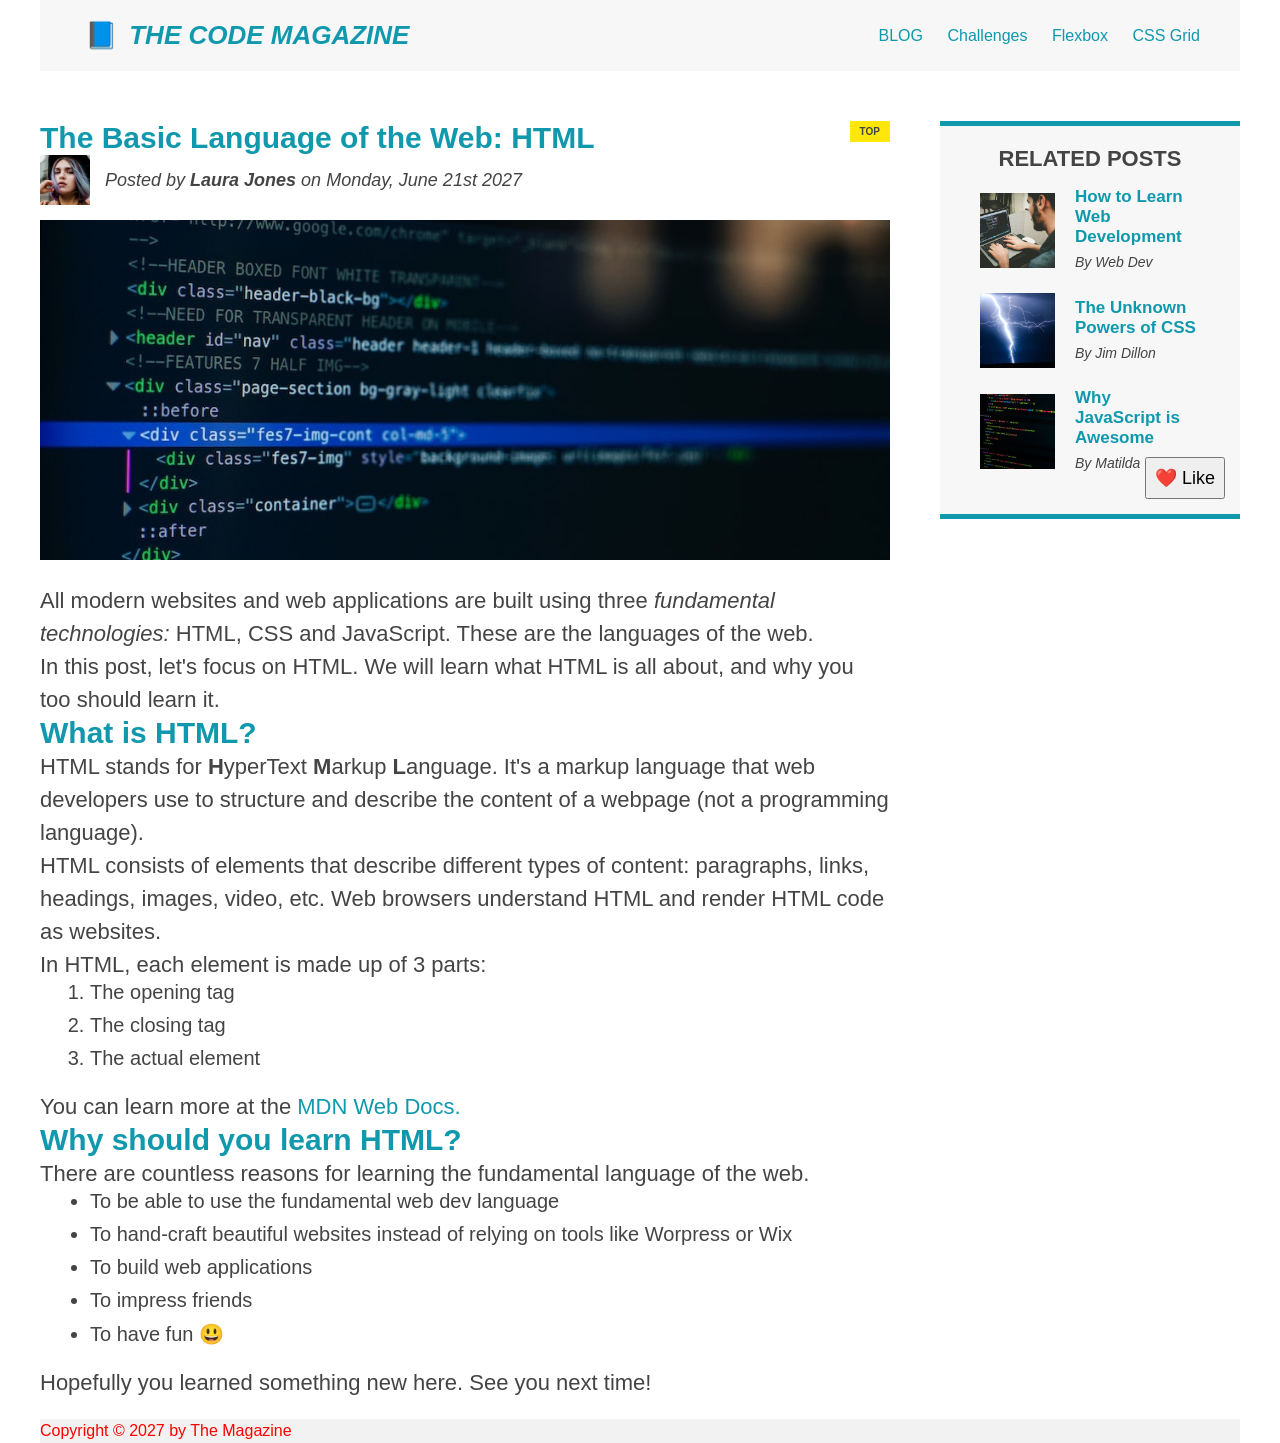
<file: 02-HTML-Fundamentals/index.html>
<!doctype html>
<html lang="en">
  <head>
    <meta charset="UTF-8" />
    <meta name="viewport" content="width=device-width, initial-scale=1.0" />
    <link href="style.css" rel="stylesheet" />
    <title>Document</title>
  </head>

  <body>
    <div class="container">
      <header class="main-header clearfix">
        <h1>📘 The Code Magazine</h1>

        <nav>
          <a class="grid-link" href="blog.html">BLOG</a>
          <a href="#">Challenges</a>
          <a href="flexbox.html">Flexbox</a>
          <a class="grid-link" href="css-grid.html">CSS Grid</a>
        </nav>
        <!-- <div class="clear"></div> -->
      </header>

      <!-- ONLY NECESSARY FOR FLEXBOX -->
      <!-- <div class="row"> -->
        <article>
          <header class="post-header">
            <h3>The Basic Language of the Web: HTML</h3>

            <div class="author-box">
              <img
                src="img/laura-jones.jpg"
                alt="Head shot of the author"
                width="50px"
                height="50px"
                class="author-img"
              />
              <p id="author" class="author">
                Posted by <strong>Laura Jones</strong> on Monday, June 21st 2027
              </p>
            </div>

            <img
              src="img/post-img.jpg"
              alt="HTML Code on the screen"
              width="500"
              class="post-image"
            />
          </header>
          <p>
            All modern websites and web applications are built using three
            <em>fundamental technologies:</em> HTML, CSS and JavaScript. These
            are the languages of the web.
          </p>
          <p>
            In this post, let's focus on HTML. We will learn what HTML is all
            about, and why you too should learn it.
          </p>
          <h3>What is HTML?</h3>
          <p>
            HTML stands for <strong>H</strong>yperText <strong>M</strong>arkup
            <strong>L</strong>anguage. It's a markup language that web
            developers use to structure and describe the content of a webpage
            (not a programming language).
          </p>
          <p>
            HTML consists of elements that describe different types of content:
            paragraphs, links, headings, images, video, etc. Web browsers
            understand HTML and render HTML code as websites.
          </p>

          <p>In HTML, each element is made up of 3 parts:</p>
          <ol>
            <li class="first-li">The opening tag</li>
            <li>The closing tag</li>
            <li>The actual element</li>
          </ol>

          <p>
            You can learn more at the
            <a href="https://developer.mozilla.org/en-US/" target="_blank">
              MDN Web Docs.</a
            >
          </p>
          <h3>Why should you learn HTML?</h3>
          <p>
            There are countless reasons for learning the fundamental language of
            the web.
          </p>
          <ul>
            <li class="first-li">
              To be able to use the fundamental web dev language
            </li>
            <li>
              To hand-craft beautiful websites instead of relying on tools like
              Worpress or Wix
            </li>
            <li>To build web applications</li>
            <li>To impress friends</li>
            <li>To have fun 😃</li>
          </ul>
          <p>Hopefully you learned something new here. See you next time!</p>
        </article>

        <aside>
          <h4>Related posts</h4>
          <ul class="remove-bullet">
            <li class="related-post">
              <img
                src="img/related-1.jpg"
                height="75px"
                alt="Learning Web Development"
              />
              <div>
                <a href="#" class="related-link" target="_blank"
                  >How to Learn Web Development</a
                >
                <p class="related-author">By Web Dev</p>
              </div>
            </li>
            <li class="related-post">
              <img
                src="img/related-2.jpg"
                alt="Power of Css"
                height="75px"
                target="_blank"
              />
              <div>
                <a href="#" class="related-link">The Unknown Powers of CSS </a>
                <p class="related-author">By Jim Dillon</p>
              </div>
            </li>
            <li class="related-post">
              <img
                src="img/related-3.jpg"
                alt="Why Java is awesome"
                height="75"
              />
              <div>
                <a href="#" class="related-link">Why JavaScript is Awesome</a>
                <p class="related-author">By Matilda</p>
              </div>
            </li>
          </ul>
          <button>❤️ Like</button>
        </aside>
      <!-- </div> -->

      <footer>
        <p id="copyright" class="copyright text">Copyright &#169 2027 by The Magazine</p>
      </footer>
    </div>
  </body>
</html>
</file>
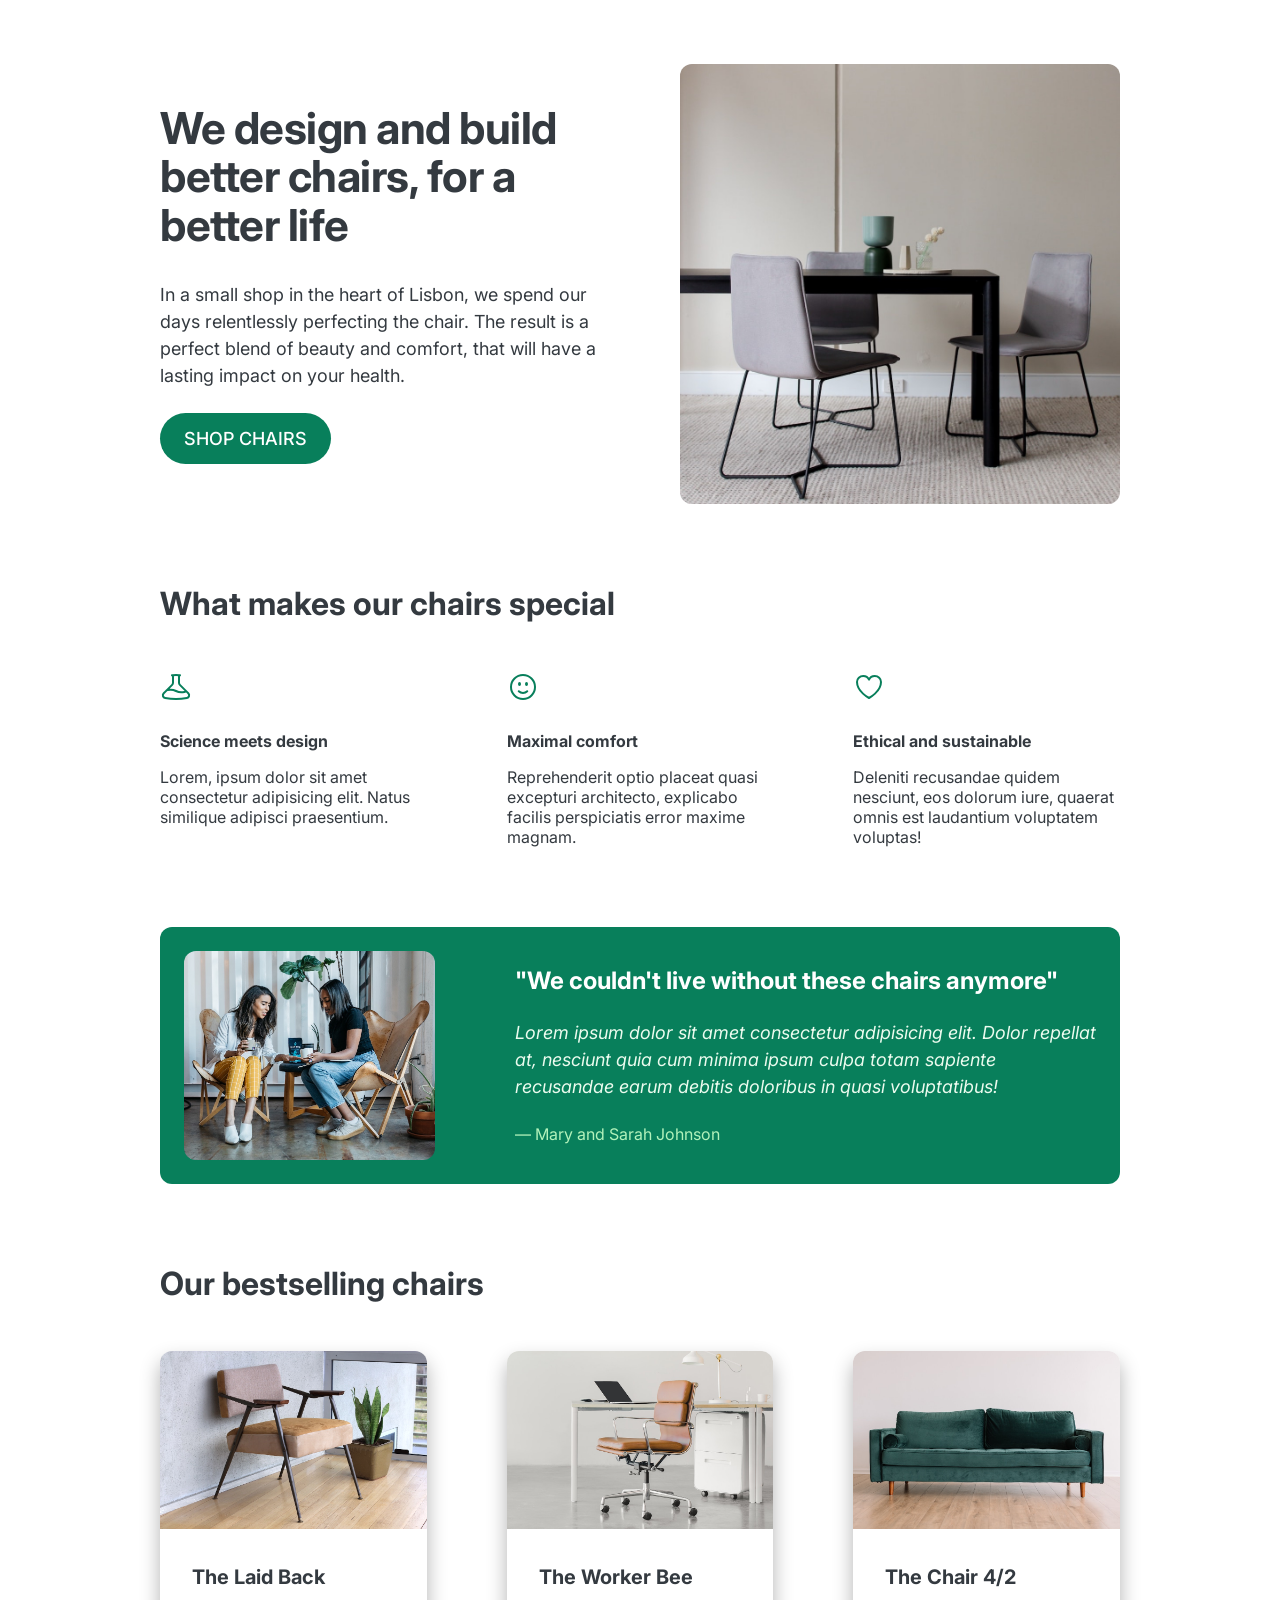
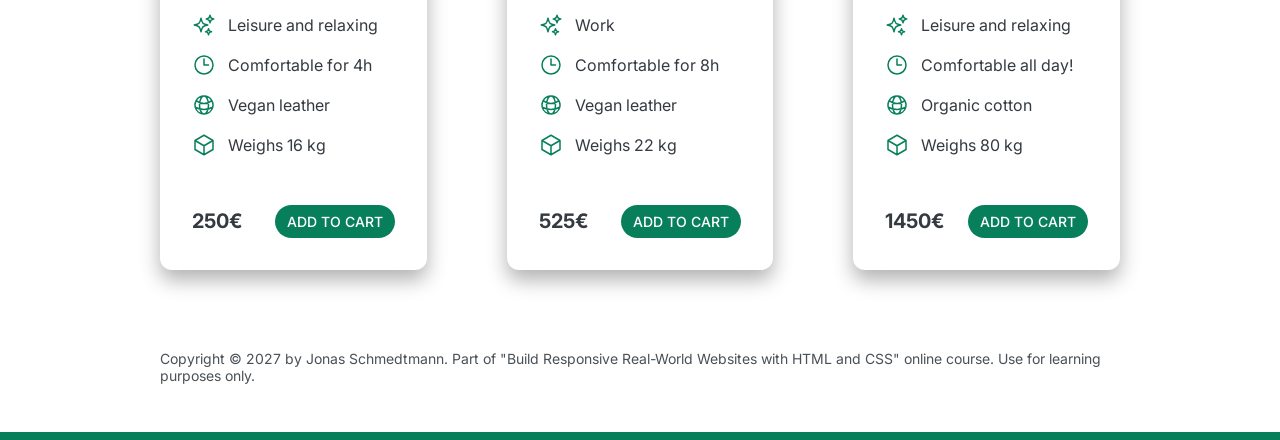
<file: 05-Design/index.html>
<!doctype html>
<html lang="en">
  <head>
    <meta charset="UTF-8" />
    <meta http-equiv="X-UA-Compatible" content="IE=edge" />
    <meta name="viewport" content="width=device-width, initial-scale=1.0" />

    <link rel="preconnect" href="https://fonts.googleapis.com" />
    <link rel="preconnect" href="https://fonts.gstatic.com" crossorigin />
    <link
      href="https://fonts.googleapis.com/css2?family=Inter:ital,opsz,wght@0,14..32,100..900;1,14..32,100..900&display=swap"
      rel="stylesheet"
    />

    <link rel="stylesheet" href="style.css" />
    <title>Lisbon Chair Shop</title>
  </head>
  <body>
    <div class="container">
      <header>
        <div class="header-text-box">
          <h1>We design and build better chairs, for a better life</h1>
          <p class="header-text">
            In a small shop in the heart of Lisbon, we spend our days
            relentlessly perfecting the chair. The result is a perfect blend of
            beauty and comfort, that will have a lasting impact on your health.
          </p>
          <a class="btn btn--big" href="#">Shop chairs</a>
        </div>
        <img src="hero.jpg" alt="Photo" />
      </header>

      <section>
        <h2>What makes our chairs special</h2>
        <div class="grid-3-cols">
          <div>
            <svg
              xmlns="http://www.w3.org/2000/svg"
              fill="none"
              viewBox="0 0 24 24"
              stroke-width="1.5"
              stroke="currentColor"
              class="features-icon"
            >
              <path
                stroke-linecap="round"
                stroke-linejoin="round"
                d="M9.75 3.104v5.714a2.25 2.25 0 0 1-.659 1.591L5 14.5M9.75 3.104c-.251.023-.501.05-.75.082m.75-.082a24.301 24.301 0 0 1 4.5 0m0 0v5.714c0 .597.237 1.17.659 1.591L19.8 15.3M14.25 3.104c.251.023.501.05.75.082M19.8 15.3l-1.57.393A9.065 9.065 0 0 1 12 15a9.065 9.065 0 0 0-6.23-.693L5 14.5m14.8.8 1.402 1.402c1.232 1.232.65 3.318-1.067 3.611A48.309 48.309 0 0 1 12 21c-2.773 0-5.491-.235-8.135-.687-1.718-.293-2.3-2.379-1.067-3.61L5 14.5"
              />
            </svg>

            <p class="features-title"><strong>Science meets design</strong></p>
            <p class="features-text">
              Lorem, ipsum dolor sit amet consectetur adipisicing elit. Natus
              similique adipisci praesentium.
            </p>
          </div>

          <div>
            <svg
              xmlns="http://www.w3.org/2000/svg"
              fill="none"
              viewBox="0 0 24 24"
              stroke-width="1.5"
              stroke="currentColor"
              class="features-icon"
            >
              <path
                stroke-linecap="round"
                stroke-linejoin="round"
                d="M15.182 15.182a4.5 4.5 0 0 1-6.364 0M21 12a9 9 0 1 1-18 0 9 9 0 0 1 18 0ZM9.75 9.75c0 .414-.168.75-.375.75S9 10.164 9 9.75 9.168 9 9.375 9s.375.336.375.75Zm-.375 0h.008v.015h-.008V9.75Zm5.625 0c0 .414-.168.75-.375.75s-.375-.336-.375-.75.168-.75.375-.75.375.336.375.75Zm-.375 0h.008v.015h-.008V9.75Z"
              />
            </svg>

            <p class="features-title">
              <strong>Maximal comfort</strong>
            </p>
            <p class="features-text">
              Reprehenderit optio placeat quasi excepturi architecto, explicabo
              facilis perspiciatis error maxime magnam.
            </p>
          </div>

          <div>
            <svg
              xmlns="http://www.w3.org/2000/svg"
              fill="none"
              viewBox="0 0 24 24"
              stroke-width="1.5"
              stroke="currentColor"
              class="features-icon"
            >
              <path
                stroke-linecap="round"
                stroke-linejoin="round"
                d="M21 8.25c0-2.485-2.099-4.5-4.688-4.5-1.935 0-3.597 1.126-4.312 2.733-.715-1.607-2.377-2.733-4.313-2.733C5.1 3.75 3 5.765 3 8.25c0 7.22 9 12 9 12s9-4.78 9-12Z"
              />
            </svg>

            <p class="features-title">
              <strong>Ethical and sustainable</strong>
            </p>
            <p class="features-text">
              Deleniti recusandae quidem nesciunt, eos dolorum iure, quaerat
              omnis est laudantium voluptatem voluptas!
            </p>
          </div>
        </div>
      </section>

      <section class="testimonial-section">
        <div class="grid-3-cols">
          <img src="customers.jpg" alt="People sitting on chairs" />
          <div class="testimonial-box">
            <h2>"We couldn't live without these chairs anymore"</h2>
            <blockquote class="testimonial-text">
              Lorem ipsum dolor sit amet consectetur adipisicing elit. Dolor
              repellat at, nesciunt quia cum minima ipsum culpa totam sapiente
              recusandae earum debitis doloribus in quasi voluptatibus!
            </blockquote>
            <p class="testimonial-author">&mdash; Mary and Sarah Johnson</p>
          </div>
        </div>
      </section>

      <section>
        <h2>Our bestselling chairs</h2>
        <div class="grid-3-cols">
          <figure class="chair">
            <img src="chair-1.jpg" alt="Chair" />
            <div class="chair-box">
              <h3>The Laid Back</h3>
              <ul class="chair-details">
                <li>
                  <!-- Span is a generic INLINE text element, it doesn't have any meaning. It's like a div element, but inline -->
                  <svg
                    xmlns="http://www.w3.org/2000/svg"
                    fill="none"
                    viewBox="0 0 24 24"
                    stroke-width="1.5"
                    stroke="currentColor"
                    class="chair-icon"
                  >
                    <path
                      stroke-linecap="round"
                      stroke-linejoin="round"
                      d="M9.813 15.904 9 18.75l-.813-2.846a4.5 4.5 0 0 0-3.09-3.09L2.25 12l2.846-.813a4.5 4.5 0 0 0 3.09-3.09L9 5.25l.813 2.846a4.5 4.5 0 0 0 3.09 3.09L15.75 12l-2.846.813a4.5 4.5 0 0 0-3.09 3.09ZM18.259 8.715 18 9.75l-.259-1.035a3.375 3.375 0 0 0-2.455-2.456L14.25 6l1.036-.259a3.375 3.375 0 0 0 2.455-2.456L18 2.25l.259 1.035a3.375 3.375 0 0 0 2.456 2.456L21.75 6l-1.035.259a3.375 3.375 0 0 0-2.456 2.456ZM16.894 20.567 16.5 21.75l-.394-1.183a2.25 2.25 0 0 0-1.423-1.423L13.5 18.75l1.183-.394a2.25 2.25 0 0 0 1.423-1.423l.394-1.183.394 1.183a2.25 2.25 0 0 0 1.423 1.423l1.183.394-1.183.394a2.25 2.25 0 0 0-1.423 1.423Z"
                    />
                  </svg>

                  <span>Leisure and relaxing</span>
                </li>
                <li>
                  <svg
                    xmlns="http://www.w3.org/2000/svg"
                    fill="none"
                    viewBox="0 0 24 24"
                    stroke-width="1.5"
                    stroke="currentColor"
                    class="chair-icon"
                  >
                    <path
                      stroke-linecap="round"
                      stroke-linejoin="round"
                      d="M12 6v6h4.5m4.5 0a9 9 0 1 1-18 0 9 9 0 0 1 18 0Z"
                    />
                  </svg>

                  <span>Comfortable for 4h</span>
                </li>
                <li>
                  <svg
                    xmlns="http://www.w3.org/2000/svg"
                    fill="none"
                    viewBox="0 0 24 24"
                    stroke-width="1.5"
                    stroke="currentColor"
                    class="chair-icon"
                  >
                    <path
                      stroke-linecap="round"
                      stroke-linejoin="round"
                      d="M12 21a9.004 9.004 0 0 0 8.716-6.747M12 21a9.004 9.004 0 0 1-8.716-6.747M12 21c2.485 0 4.5-4.03 4.5-9S14.485 3 12 3m0 18c-2.485 0-4.5-4.03-4.5-9S9.515 3 12 3m0 0a8.997 8.997 0 0 1 7.843 4.582M12 3a8.997 8.997 0 0 0-7.843 4.582m15.686 0A11.953 11.953 0 0 1 12 10.5c-2.998 0-5.74-1.1-7.843-2.918m15.686 0A8.959 8.959 0 0 1 21 12c0 .778-.099 1.533-.284 2.253m0 0A17.919 17.919 0 0 1 12 16.5c-3.162 0-6.133-.815-8.716-2.247m0 0A9.015 9.015 0 0 1 3 12c0-1.605.42-3.113 1.157-4.418"
                    />
                  </svg>

                  <span>Vegan leather</span>
                </li>
                <li>
                  <svg
                    xmlns="http://www.w3.org/2000/svg"
                    fill="none"
                    viewBox="0 0 24 24"
                    stroke-width="1.5"
                    stroke="currentColor"
                    class="chair-icon"
                  >
                    <path
                      stroke-linecap="round"
                      stroke-linejoin="round"
                      d="m21 7.5-9-5.25L3 7.5m18 0-9 5.25m9-5.25v9l-9 5.25M3 7.5l9 5.25M3 7.5v9l9 5.25m0-9v9"
                    />
                  </svg>

                  <span>Weighs 16 kg</span>
                </li>
              </ul>
              <div class="chair-price">
                <strong>250€</strong>
                <a href="#" class="btn btn--small">Add to cart</a>
              </div>
            </div>
          </figure>

          <figure class="chair">
            <img src="chair-2.jpg" alt="Chair" />
            <div class="chair-box">
              <h3>The Worker Bee</h3>
              <ul class="chair-details">
                <li>
                  <svg
                    xmlns="http://www.w3.org/2000/svg"
                    fill="none"
                    viewBox="0 0 24 24"
                    stroke-width="1.5"
                    stroke="currentColor"
                    class="chair-icon"
                  >
                    <path
                      stroke-linecap="round"
                      stroke-linejoin="round"
                      d="M9.813 15.904 9 18.75l-.813-2.846a4.5 4.5 0 0 0-3.09-3.09L2.25 12l2.846-.813a4.5 4.5 0 0 0 3.09-3.09L9 5.25l.813 2.846a4.5 4.5 0 0 0 3.09 3.09L15.75 12l-2.846.813a4.5 4.5 0 0 0-3.09 3.09ZM18.259 8.715 18 9.75l-.259-1.035a3.375 3.375 0 0 0-2.455-2.456L14.25 6l1.036-.259a3.375 3.375 0 0 0 2.455-2.456L18 2.25l.259 1.035a3.375 3.375 0 0 0 2.456 2.456L21.75 6l-1.035.259a3.375 3.375 0 0 0-2.456 2.456ZM16.894 20.567 16.5 21.75l-.394-1.183a2.25 2.25 0 0 0-1.423-1.423L13.5 18.75l1.183-.394a2.25 2.25 0 0 0 1.423-1.423l.394-1.183.394 1.183a2.25 2.25 0 0 0 1.423 1.423l1.183.394-1.183.394a2.25 2.25 0 0 0-1.423 1.423Z"
                    />
                  </svg>
                  <span>Work</span>
                </li>
                <li>
                  <svg
                    xmlns="http://www.w3.org/2000/svg"
                    fill="none"
                    viewBox="0 0 24 24"
                    stroke-width="1.5"
                    stroke="currentColor"
                    class="chair-icon"
                  >
                    <path
                      stroke-linecap="round"
                      stroke-linejoin="round"
                      d="M12 6v6h4.5m4.5 0a9 9 0 1 1-18 0 9 9 0 0 1 18 0Z"
                    />
                  </svg>
                  <span>Comfortable for 8h</span>
                </li>
                <li>
                  <svg
                    xmlns="http://www.w3.org/2000/svg"
                    fill="none"
                    viewBox="0 0 24 24"
                    stroke-width="1.5"
                    stroke="currentColor"
                    class="chair-icon"
                  >
                    <path
                      stroke-linecap="round"
                      stroke-linejoin="round"
                      d="M12 21a9.004 9.004 0 0 0 8.716-6.747M12 21a9.004 9.004 0 0 1-8.716-6.747M12 21c2.485 0 4.5-4.03 4.5-9S14.485 3 12 3m0 18c-2.485 0-4.5-4.03-4.5-9S9.515 3 12 3m0 0a8.997 8.997 0 0 1 7.843 4.582M12 3a8.997 8.997 0 0 0-7.843 4.582m15.686 0A11.953 11.953 0 0 1 12 10.5c-2.998 0-5.74-1.1-7.843-2.918m15.686 0A8.959 8.959 0 0 1 21 12c0 .778-.099 1.533-.284 2.253m0 0A17.919 17.919 0 0 1 12 16.5c-3.162 0-6.133-.815-8.716-2.247m0 0A9.015 9.015 0 0 1 3 12c0-1.605.42-3.113 1.157-4.418"
                    />
                  </svg>
                  <span>Vegan leather</span>
                </li>
                <li>
                  <svg
                    xmlns="http://www.w3.org/2000/svg"
                    fill="none"
                    viewBox="0 0 24 24"
                    stroke-width="1.5"
                    stroke="currentColor"
                    class="chair-icon"
                  >
                    <path
                      stroke-linecap="round"
                      stroke-linejoin="round"
                      d="m21 7.5-9-5.25L3 7.5m18 0-9 5.25m9-5.25v9l-9 5.25M3 7.5l9 5.25M3 7.5v9l9 5.25m0-9v9"
                    />
                  </svg>
                  <span>Weighs 22 kg</span>
                </li>
              </ul>
              <div class="chair-price">
                <strong>525€</strong>
                <a href="#" class="btn btn--small">Add to cart</a>
              </div>
            </div>
          </figure>

          <figure class="chair">
            <img src="chair-3.jpg" alt="Chair" />
            <div class="chair-box">
              <h3>The Chair 4/2</h3>
              <ul class="chair-details">
                <li>
                  <svg
                    xmlns="http://www.w3.org/2000/svg"
                    fill="none"
                    viewBox="0 0 24 24"
                    stroke-width="1.5"
                    stroke="currentColor"
                    class="chair-icon"
                  >
                    <path
                      stroke-linecap="round"
                      stroke-linejoin="round"
                      d="M9.813 15.904 9 18.75l-.813-2.846a4.5 4.5 0 0 0-3.09-3.09L2.25 12l2.846-.813a4.5 4.5 0 0 0 3.09-3.09L9 5.25l.813 2.846a4.5 4.5 0 0 0 3.09 3.09L15.75 12l-2.846.813a4.5 4.5 0 0 0-3.09 3.09ZM18.259 8.715 18 9.75l-.259-1.035a3.375 3.375 0 0 0-2.455-2.456L14.25 6l1.036-.259a3.375 3.375 0 0 0 2.455-2.456L18 2.25l.259 1.035a3.375 3.375 0 0 0 2.456 2.456L21.75 6l-1.035.259a3.375 3.375 0 0 0-2.456 2.456ZM16.894 20.567 16.5 21.75l-.394-1.183a2.25 2.25 0 0 0-1.423-1.423L13.5 18.75l1.183-.394a2.25 2.25 0 0 0 1.423-1.423l.394-1.183.394 1.183a2.25 2.25 0 0 0 1.423 1.423l1.183.394-1.183.394a2.25 2.25 0 0 0-1.423 1.423Z"
                    />
                  </svg>
                  <span>Leisure and relaxing</span>
                </li>
                <li>
                  <svg
                    xmlns="http://www.w3.org/2000/svg"
                    fill="none"
                    viewBox="0 0 24 24"
                    stroke-width="1.5"
                    stroke="currentColor"
                    class="chair-icon"
                  >
                    <path
                      stroke-linecap="round"
                      stroke-linejoin="round"
                      d="M12 6v6h4.5m4.5 0a9 9 0 1 1-18 0 9 9 0 0 1 18 0Z"
                    />
                  </svg>
                  <span>Comfortable all day!</span>
                </li>
                <li>
                  <svg
                    xmlns="http://www.w3.org/2000/svg"
                    fill="none"
                    viewBox="0 0 24 24"
                    stroke-width="1.5"
                    stroke="currentColor"
                    class="chair-icon"
                  >
                    <path
                      stroke-linecap="round"
                      stroke-linejoin="round"
                      d="M12 21a9.004 9.004 0 0 0 8.716-6.747M12 21a9.004 9.004 0 0 1-8.716-6.747M12 21c2.485 0 4.5-4.03 4.5-9S14.485 3 12 3m0 18c-2.485 0-4.5-4.03-4.5-9S9.515 3 12 3m0 0a8.997 8.997 0 0 1 7.843 4.582M12 3a8.997 8.997 0 0 0-7.843 4.582m15.686 0A11.953 11.953 0 0 1 12 10.5c-2.998 0-5.74-1.1-7.843-2.918m15.686 0A8.959 8.959 0 0 1 21 12c0 .778-.099 1.533-.284 2.253m0 0A17.919 17.919 0 0 1 12 16.5c-3.162 0-6.133-.815-8.716-2.247m0 0A9.015 9.015 0 0 1 3 12c0-1.605.42-3.113 1.157-4.418"
                    />
                  </svg>
                  <span>Organic cotton</span>
                </li>
                <li>
                  <svg
                    xmlns="http://www.w3.org/2000/svg"
                    fill="none"
                    viewBox="0 0 24 24"
                    stroke-width="1.5"
                    stroke="currentColor"
                    class="chair-icon"
                  >
                    <path
                      stroke-linecap="round"
                      stroke-linejoin="round"
                      d="m21 7.5-9-5.25L3 7.5m18 0-9 5.25m9-5.25v9l-9 5.25M3 7.5l9 5.25M3 7.5v9l9 5.25m0-9v9"
                    />
                  </svg>
                  <span>Weighs 80 kg</span>
                </li>
              </ul>
              <div class="chair-price">
                <strong>1450€</strong>
                <a href="#" class="btn btn--small">Add to cart</a>
              </div>
            </div>
          </figure>
        </div>
      </section>

      <footer>
        Copyright &copy; 2027 by Jonas Schmedtmann. Part of "Build Responsive
        Real-World Websites with HTML and CSS" online course. Use for learning
        purposes only.
      </footer>
    </div>
  </body>
</html>
</file>
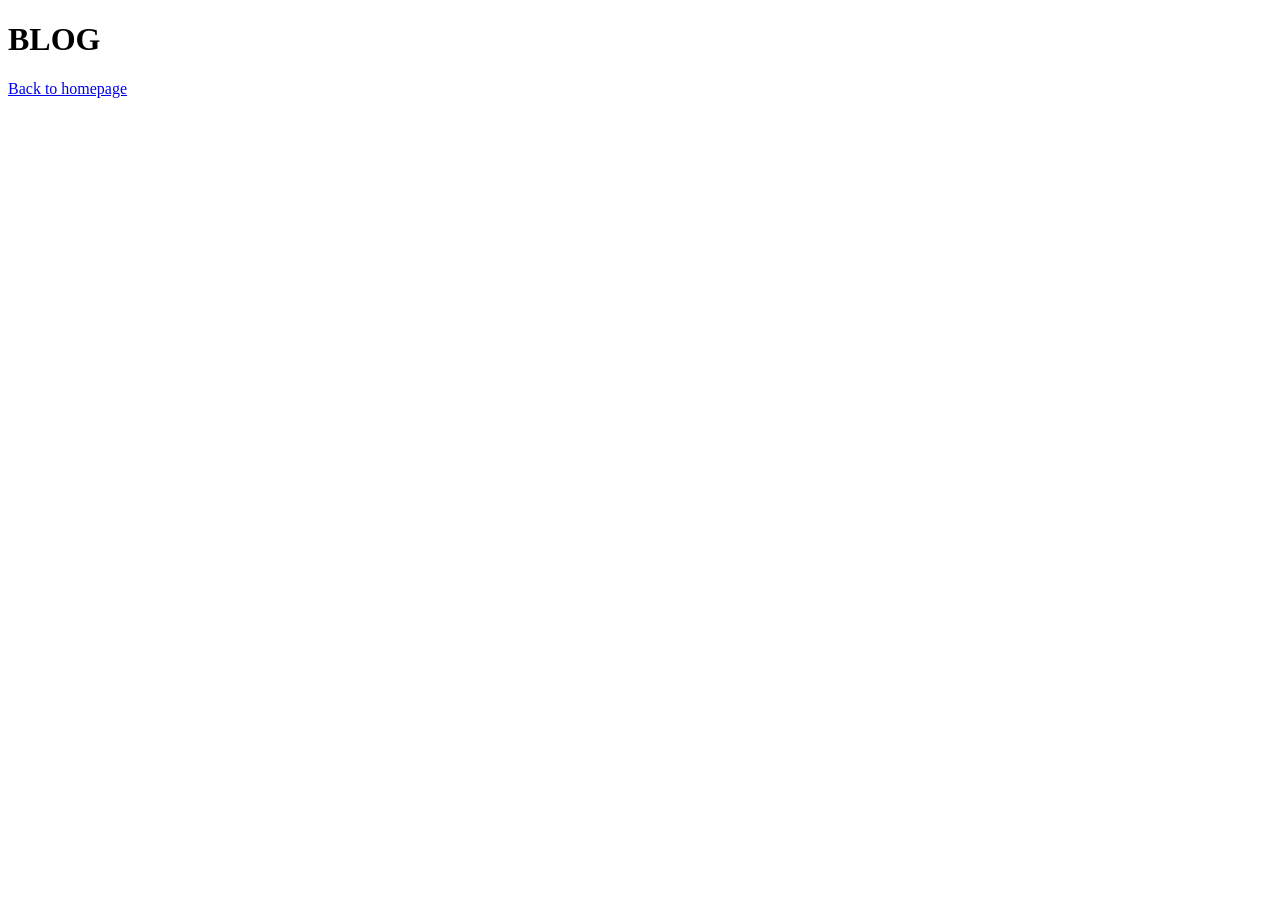
<file: 02-HTML-Fundamentals/blog.html>
<!doctype html>
<html lang="en">
  <head>
    <meta charset="UTF-8" />
    <meta name="viewport" content="width=device-width, initial-scale=1.0" />
    <title>Document</title>
  </head>
  <body>
    <h1>BLOG</h1>
    <a href="index.html">Back to homepage</a>
  </body>
</html>
</file>
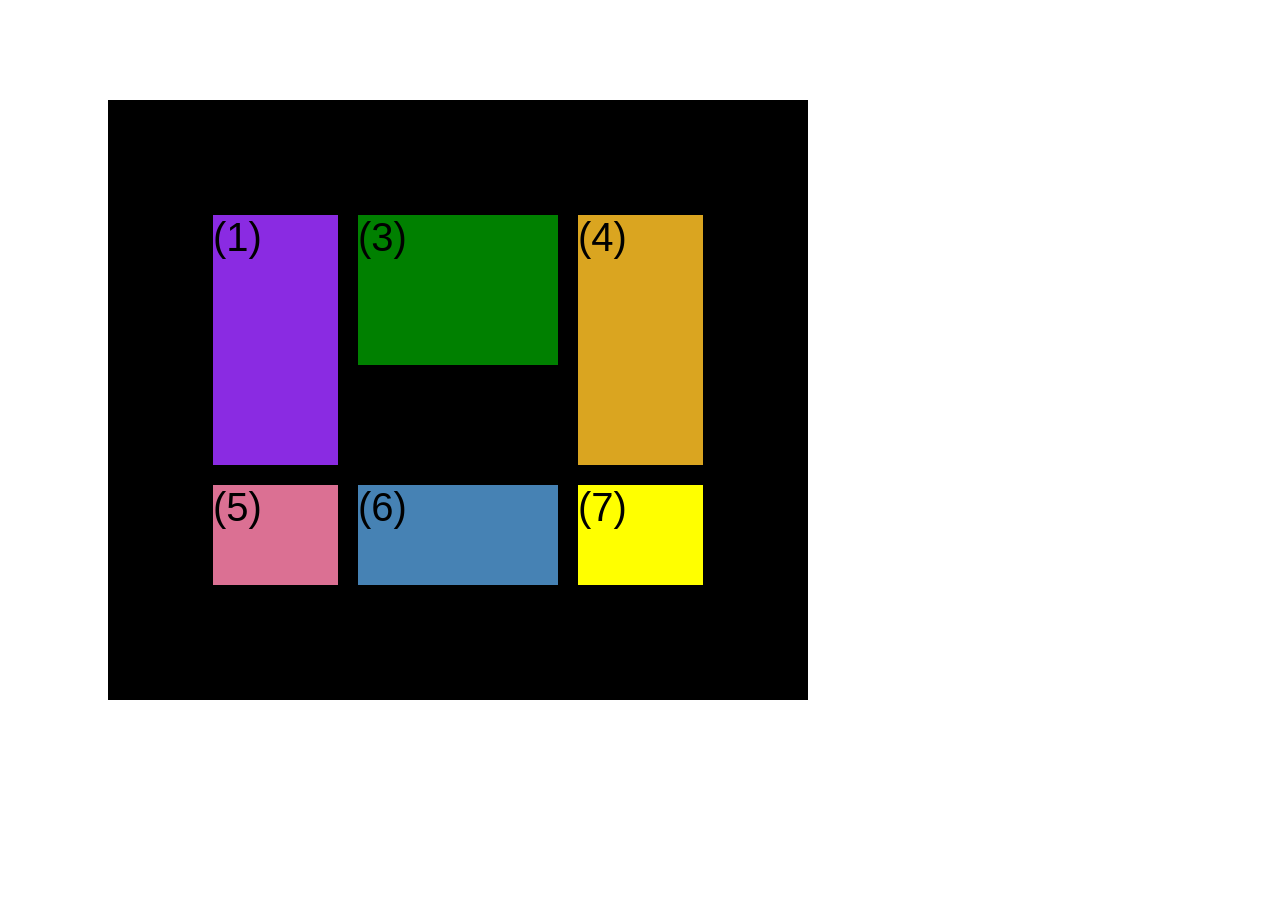
<file: 02-HTML-Fundamentals/css-grid.html>
<!doctype html>
<html lang="en">
  <head>
    <meta charset="UTF-8" />
    <meta http-equiv="X-UA-Compatible" content="IE=edge" />
    <meta name="viewport" content="width=device-width, initial-scale=1.0" />
    <title>CSS Grid</title>
    <style>
      .el--1 {
        background-color: blueviolet;
      }
      .el--2 {
        background-color: orangered;
      }
      .el--3 {
        background-color: green;
        height: 150px;
      }
      .el--4 {
        background-color: goldenrod;
      }
      .el--5 {
        background-color: palevioletred;
      }
      .el--6 {
        background-color: steelblue;
      }
      .el--7 {
        background-color: yellow;
      }
      .el--8 {
        background-color: crimson;
      }

      .container--1 {
        /* STARTER */
        font-family: sans-serif;
        background-color: #ddd;
        font-size: 40px;
        margin: 40px;

        /* CSS GRID */
        /* grid-template-columns: 100px 200px 1fr 1fr; */
        display: grid;
        grid-template-columns: repeat(4, 1fr);
        grid-template-rows: 1fr 1fr;
        column-gap: 20px;
        row-gap: 40px;

        display: none;
      }

      .el--8 {
        grid-column: 2 / 3;
        grid-row: 1 / 2;
      }

      .el--2 {
        grid-column: -3/-1;
        grid-row: 2/3;
      }

      .container--2 {
        /* display: none; */

        /* STARTER */
        font-family: sans-serif;
        background-color: black;
        font-size: 40px;
        margin: 100px;

        width: 700px;
        height: 600px;

        /* CSS GRID */
        display: grid;
        grid-template-columns: 125px 200px 125px;
        grid-template-rows: 250px 100px;
        gap: 20px;

        /* Aligning tracks inside container: */
        justify-content: center;
        align-content: center;
      }
    </style>
  </head>
  <body>
    <div class="container--1">
      <div class="el el--1">(1) HTML</div>
      <div class="el el--2">(2) and</div>
      <div class="el el--3">(3) CSS</div>
      <div class="el el--4">(4) are</div>
      <div class="el el--5">(5) amazing</div>
      <div class="el el--6">(6) languages</div>
      <!-- <div class="el el--7">(7) to</div> -->
      <div class="el el--8">(8) learn</div>
    </div>

    <div class="container--2">
      <div class="el el--1">(1)</div>
      <div class="el el--3">(3)</div>
      <div class="el el--4">(4)</div>
      <div class="el el--5">(5)</div>
      <div class="el el--6">(6)</div>
      <div class="el el--7">(7)</div>
    </div>
  </body>
</html>
</file>
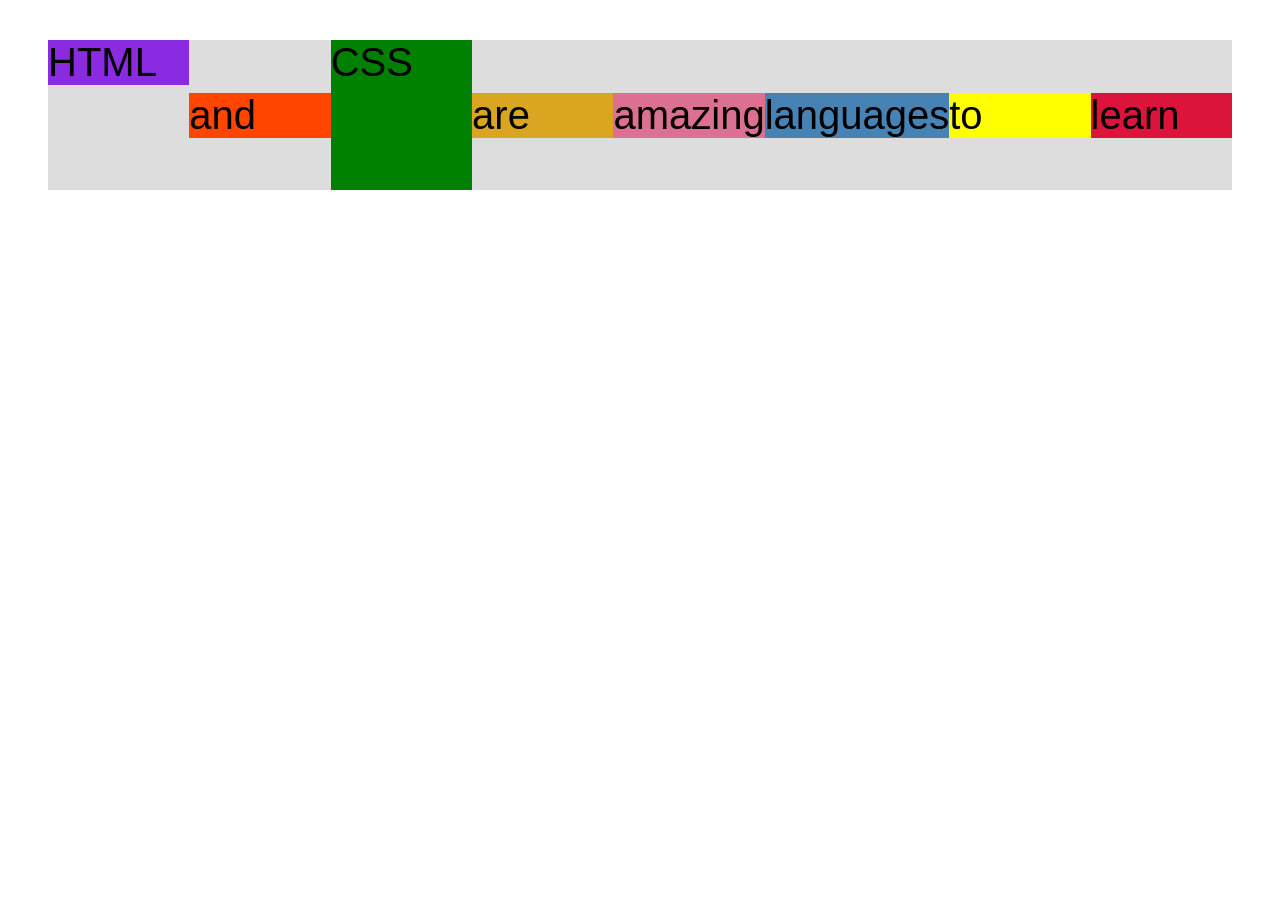
<file: 02-HTML-Fundamentals/flexbox.html>
<!doctype html>
<html lang="en">
  <head>
    <meta charset="UTF-8" />
    <meta http-equiv="X-UA-Compatible" content="IE=edge" />
    <meta name="viewport" content="width=device-width, initial-scale=1.0" />
    <title>Flexbox</title>
    <style>
      .el--1 {
        background-color: blueviolet;
      }
      .el--2 {
        background-color: orangered;
      }
      .el--3 {
        background-color: green;
        height: 150px;
      }
      .el--4 {
        background-color: goldenrod;
      }
      .el--5 {
        background-color: palevioletred;
      }
      .el--6 {
        background-color: steelblue;
      }
      .el--7 {
        background-color: yellow;
      }
      .el--8 {
        background-color: crimson;
      }

      .container {
        /* STARTER */
        font-family: sans-serif;
        background-color: #ddd;
        font-size: 40px;
        margin: 40px;

        /* FLEXBOX */
        display: flex;
        align-items: center;
        justify-content: flex-start;
      }

      .el--1 {
        align-self: flex-start;
      }
      .el {
        /* DEFAULTS 
        flex-grow: 0;
        flex-shrink: 1;
        flex-basis: auto; */

        flex-basis: 100px;
        flex: 1;
        gap: 10px;
      }
    </style>
  </head>
  <body>
    <div class="container">
      <div class="el el--1">HTML</div>
      <div class="el el--2">and</div>
      <div class="el el--3">CSS</div>
      <div class="el el--4">are</div>
      <div class="el el--5">amazing</div>
      <div class="el el--6">languages</div>
      <div class="el el--7">to</div>
      <div class="el el--8">learn</div>
    </div>
  </body>
</html>
</file>
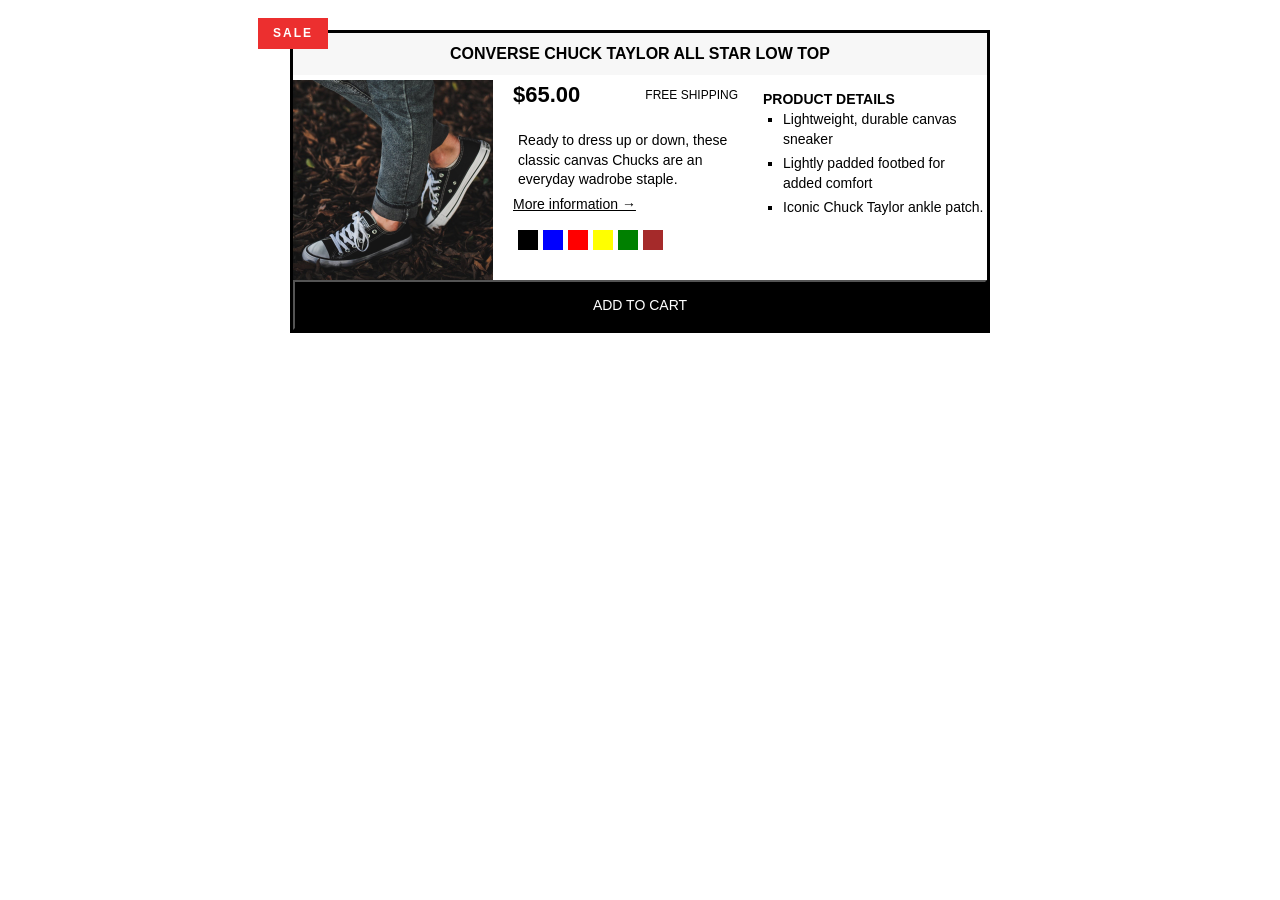
<file: 02-HTML-Fundamentals/shopping.html>
<!doctype html>
<html lang="en">
  <head>
    <meta charset="UTF-8" />
    <meta name="viewport" content="width=device-width, initial-scale=1.0" />
    <link href="shopping.css" rel="stylesheet" />
    <title>Shopping-mall</title>
  </head>
  <body>
   
      <article class="product">
        <h3 class="text-title">Converse Chuck Taylor All Star Low Top</h3>

        <!-- <div class="container"> -->
        <img src="img/challenges.jpg" alt="Shoe" width="250px" class="image" />

        <div class="product-info">
          <div class="product-price">
            <h4 class="price">$65.00</h4>
            <p class="shipping">Free shipping</p>
          </div>
          <p class="stop-float">
            Ready to dress up or down, these classic canvas Chucks are an
            everyday wadrobe staple.
          </p>
          <a href="#">More information &rarr; </a>
          <div class="product-colors">
            <div class="color"></div>
            <div class="color color-blue"></div>
            <div class="color color-red"></div>
            <div class="color color-yellow"></div>
            <div class="color color-green"></div>
            <div class="color color-brown"></div>
          </div>
        </div>

        <div class="product-details">
          <h4 id="product">Product details</h4>
          <ul class="details-list">
            <li>Lightweight, durable canvas sneaker</li>
            <li>Lightly padded footbed for added comfort</li>
            <li>Iconic Chuck Taylor ankle patch.</li>
          </ul>
        </div>
        <!-- </div> -->

        <button class="cart">Add to cart</button>
        <p class="sale">Sale</p>
      </article>
    </div>
  </body>
</html>
</file>
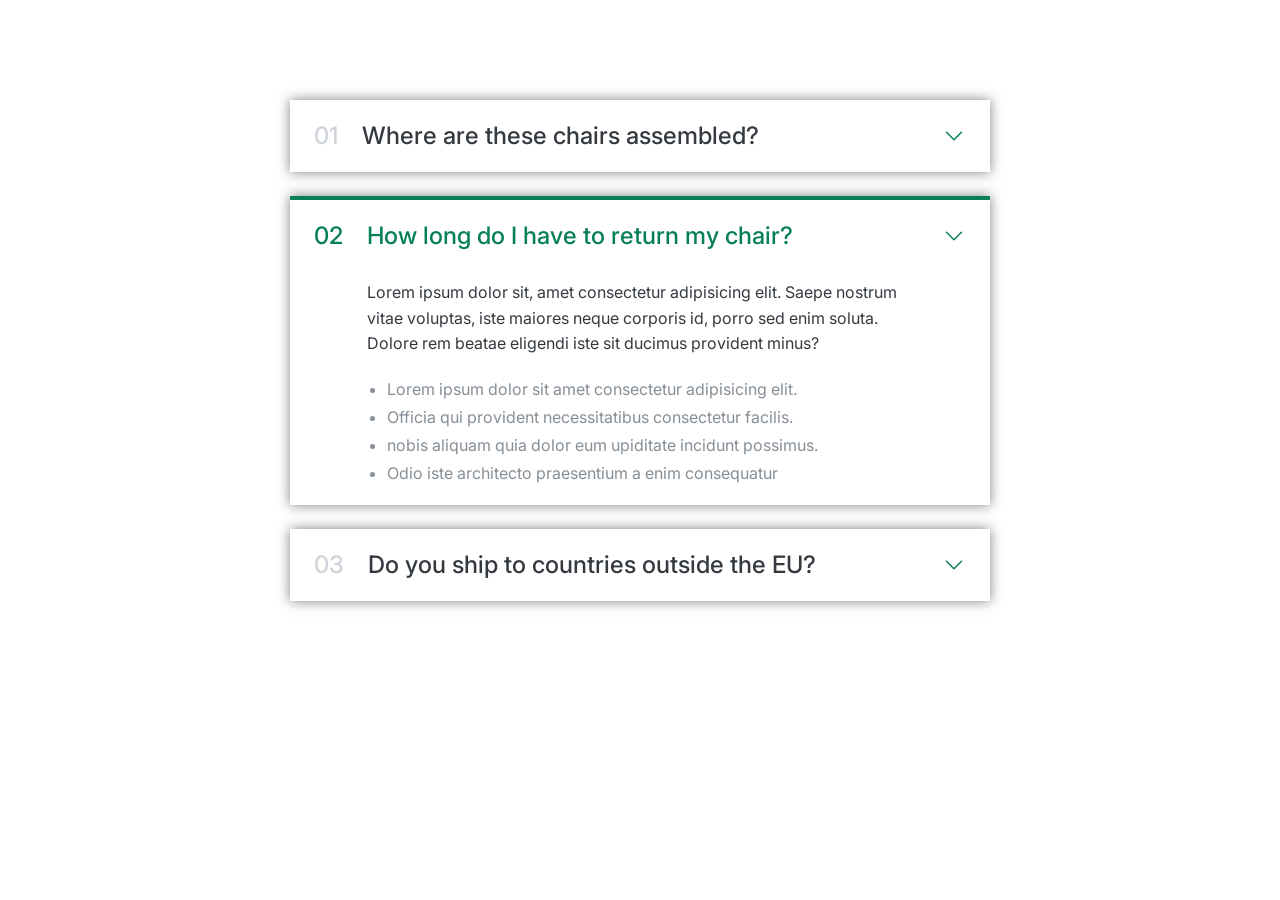
<file: 06-Components/01-accordion.html>
<!doctype html>
<html lang="en">
  <head>
    <meta charset="UTF-8" />
    <meta name="viewport" content="width=device-width, initial-scale=1.0" />
    <link rel="preconnect" href="https://fonts.googleapis.com" />
    <link rel="preconnect" href="https://fonts.gstatic.com" crossorigin />
    <link
      href="https://fonts.googleapis.com/css2?family=Inter:ital,opsz,wght@0,14..32,100..900;1,14..32,100..900&display=swap"
      rel="stylesheet"
    />
    <title>Accordion Component</title>

    <style>
      /*
      SPACING SYSTEM (px)
      2 / 4 / 8 / 12 / 16 / 24 / 32 / 48 / 64 / 80 / 96 / 128

      FONT SIZE SYSTEM (px)
      10 / 12 / 14 / 16 / 18 / 20 / 24 / 30 / 36 / 44 / 52 / 62 / 74 / 86 / 98
      */

      /* 
      MAIN COLOR: #087f5b
      GREY COLOR: #343a40
      */

      * {
        margin: 0;
        padding: 0;
        box-sizing: border-box;
      }

      body {
        font-family: "Inter", sans-serif;
        color: #343a40;
        line-height: 1;
      }

      .accordion {
        width: 700px;
        margin: 100px auto;

        display: flex;
        flex-direction: column;
        gap: 24px;
      }

      .item {
        box-shadow: 0 0 12px rgba(0, 0, 0, 0.5);
        padding: 24px;

        display: grid;
        grid-template-columns: auto 1fr auto;
        column-gap: 24px;
        row-gap: 32px;
        align-items: center;
      }

      .number,
      .text {
        font-size: 24px;
        font-weight: 500;
        /* color: #087f5b; */
      }

      .number {
        color: #ced4da;
      }

      .icon {
        width: 24px;
        height: 24px;
        stroke: #087f5b;
      }
      .hidden-box {
        grid-column: 2;
        display: none;
      }

      .hidden-box p {
        line-height: 1.6;
        margin-bottom: 24px;
      }

      .hidden-box ul {
        color: #868e96;
        margin-left: 20px;

        display: flex;
        flex-direction: column;
        gap: 12px;
      }

      /* OPEN STATE */
      .open {
        border-top: 4px solid #087f5b;
      }

      .open .hidden-box {
        display: block;
      }

      .open .number,
      .open .text {
        color: #087f5b;
      }
    </style>
  </head>
  <body>
    <div class="accordion">
      <div class="item">
        <p class="number">01</p>
        <p class="text">Where are these chairs assembled?</p>
        <svg
          xmlns="http://www.w3.org/2000/svg"
          fill="none"
          viewBox="0 0 24 24"
          stroke-width="1.5"
          stroke="currentColor"
          class="icon"
        >
          <path
            stroke-linecap="round"
            stroke-linejoin="round"
            d="m19.5 8.25-7.5 7.5-7.5-7.5"
          />
        </svg>
        <div class="hidden-box">
          <p>
            Lorem ipsum dolor sit, amet consectetur adipisicing elit. Saepe
            nostrum vitae voluptas, iste maiores neque corporis id, porro sed
            enim soluta. Dolore rem beatae eligendi iste sit ducimus provident
            minus?
          </p>
          <ul>
            <li>Lorem ipsum dolor sit amet consectetur adipisicing elit.</li>
            <li>Officia qui provident necessitatibus consectetur facilis.</li>
            <li>nobis aliquam quia dolor eum upiditate incidunt possimus.</li>
            <li>Odio iste architecto praesentium a enim consequatur</li>
          </ul>
        </div>
      </div>

      <div class="item open">
        <p class="number">02</p>
        <p class="text">How long do I have to return my chair?</p>
        <svg
          xmlns="http://www.w3.org/2000/svg"
          fill="none"
          viewBox="0 0 24 24"
          stroke-width="1.5"
          stroke="currentColor"
          class="icon"
        >
          <path
            stroke-linecap="round"
            stroke-linejoin="round"
            d="m19.5 8.25-7.5 7.5-7.5-7.5"
          />
        </svg>
        <div class="hidden-box">
          <p>
            Lorem ipsum dolor sit, amet consectetur adipisicing elit. Saepe
            nostrum vitae voluptas, iste maiores neque corporis id, porro sed
            enim soluta. Dolore rem beatae eligendi iste sit ducimus provident
            minus?
          </p>
          <ul>
            <li>Lorem ipsum dolor sit amet consectetur adipisicing elit.</li>
            <li>Officia qui provident necessitatibus consectetur facilis.</li>
            <li>nobis aliquam quia dolor eum upiditate incidunt possimus.</li>
            <li>Odio iste architecto praesentium a enim consequatur</li>
          </ul>
        </div>
      </div>

      <div class="item">
        <p class="number">03</p>
        <p class="text">Do you ship to countries outside the EU?</p>
        <svg
          xmlns="http://www.w3.org/2000/svg"
          fill="none"
          viewBox="0 0 24 24"
          stroke-width="1.5"
          stroke="currentColor"
          class="icon"
        >
          <path
            stroke-linecap="round"
            stroke-linejoin="round"
            d="m19.5 8.25-7.5 7.5-7.5-7.5"
          />
        </svg>
        <div class="hidden-box">
          <p>
            Lorem ipsum dolor sit, amet consectetur adipisicing elit. Saepe
            nostrum vitae voluptas, iste maiores neque corporis id, porro sed
            enim soluta. Dolore rem beatae eligendi iste sit ducimus provident
            minus?
          </p>
          <ul>
            <li>Lorem ipsum dolor sit amet consectetur adipisicing elit.</li>
            <li>Officia qui provident necessitatibus consectetur facilis.</li>
            <li>nobis aliquam quia dolor eum upiditate incidunt possimus.</li>
            <li>Odio iste architecto praesentium a enim consequatur</li>
          </ul>
        </div>
      </div>
    </div>
  </body>
</html>
</file>
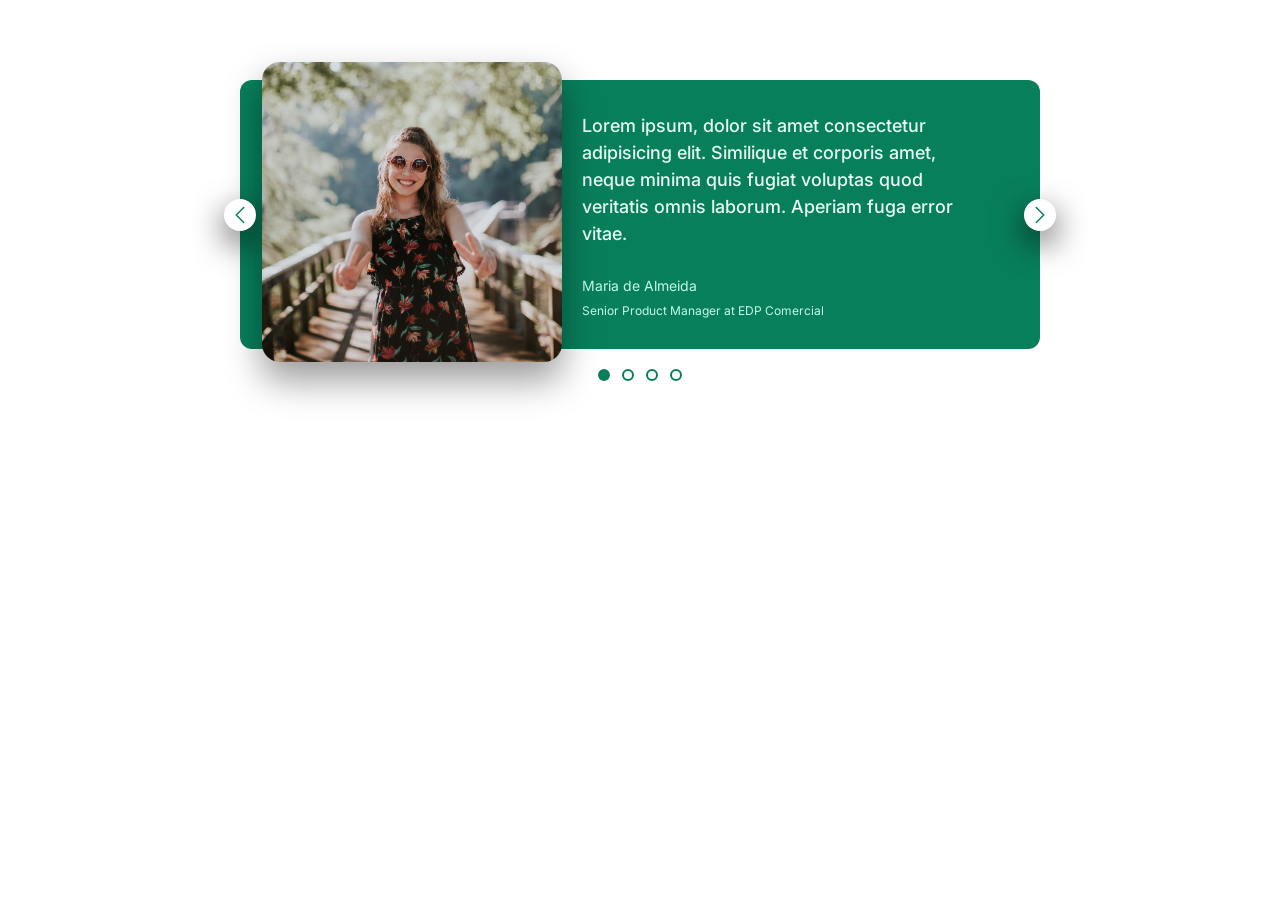
<file: 06-Components/02-accordion.html>
<!doctype html>
<html lang="en">
  <head>
    <meta charset="UTF-8" />
    <meta name="viewport" content="width=device-width, initial-scale=1.0" />
    <link rel="preconnect" href="https://fonts.googleapis.com" />
    <link rel="preconnect" href="https://fonts.gstatic.com" crossorigin />
    <link
      href="https://fonts.googleapis.com/css2?family=Inter:ital,opsz,wght@0,14..32,100..900;1,14..32,100..900&display=swap"
      rel="stylesheet"
    />
    <title>Carousel Component</title>

    <style>
      /*
      SPACING SYSTEM (px)
      2 / 4 / 8 / 12 / 16 / 24 / 32 / 48 / 64 / 80 / 96 / 128

      FONT SIZE SYSTEM (px)
      10 / 12 / 14 / 16 / 18 / 20 / 24 / 30 / 36 / 44 / 52 / 62 / 74 / 86 / 98
      */

      /* 
      MAIN COLOR: #087f5b
      GREY COLOR: #343a40
      */

      * {
        margin: 0;
        padding: 0;
        box-sizing: border-box;
      }

      body {
        font-family: "Inter", sans-serif;
        color: #343a40;
        line-height: 1;
      }

      .carousel {
        background-color: #087f5b;
        width: 800px;
        margin: 80px auto;
        /* padding: 32px;
        padding-left: 72px;
        padding-right: 48px; */
        padding: 32px 48px 32px 72px;

        border-radius: 12px;

        display: flex;
        /* align-items: center; */
        gap: 70px;
        position: relative;
      }

      img {
        height: 200px;
        border-radius: 12px;
        transform: scale(1.5);
        box-shadow: 0 12px 24px rgba(0, 0, 0, 0.4);
      }

      .testimonial {
      }

      .testimonial-text {
        font-size: 18px;
        font-weight: 500;
        line-height: 1.5;
        margin-bottom: 32px;
        color: #e6fcf5;
      }
      .testimonial-author {
        font-size: 14px;
        margin-bottom: 12px;
        color: #c3fae8;
      }

      .testimonial-job {
        font-size: 12px;
        color: #c3fae8;
      }

      .btn {
        background-color: #fff;
        border: none;
        height: 32px;
        width: 32px;
        position: absolute;
        border-radius: 50%;

        display: flex;
        align-items: center;
        justify-content: center;
        /* top: 50%; same as the 50% on each btn below */
        box-shadow: 0 12px 32px rgba(0, 0, 0, 0.7);
        cursor: pointer;
      }

      .btn--left {
        /* In relation to the PARENT ELEMENT */
        left: 0;
        top: 50%;

        /* In relation to ELEMENT ITSELF */
        transform: translate(-50%, -50%);
      }

      .btn--right {
        right: 0;
        top: 50%;
        transform: translate(50%, -50%);
      }

      .btn-icon {
        height: 24px;
        width: 24px;
        stroke: #087f5b;
      }

      .dots {
        position: absolute;
        left: 50%; /*Use the dimension of the parent as the reference */
        transform: translate(-50%, 32px); /* in relation to itself */
        bottom: 0;

        display: flex;
        gap: 12px;
      }

      .dot {
        height: 12px;
        width: 12px;
        background-color: #fff;
        border: 2px solid #087f5b;
        border-radius: 50%;
        cursor: pointer;
      }

      .dot--fill {
        background-color: #087f5b;
      }
    </style>
  </head>
  <body>
    <div class="carousel">
      <img src="maria.jpg" alt="Maria de Almeida" />
      <blockquote class="testimonial">
        <p class="testimonial-text">
          Lorem ipsum, dolor sit amet consectetur adipisicing elit. Similique et
          corporis amet, neque minima quis fugiat voluptas quod veritatis omnis
          laborum. Aperiam fuga error vitae.
        </p>
        <p class="testimonial-author">Maria de Almeida</p>
        <p class="testimonial-job">Senior Product Manager at EDP Comercial</p>
      </blockquote>

      <button class="btn btn--left">
        <svg
          xmlns="http://www.w3.org/2000/svg"
          fill="none"
          viewBox="0 0 24 24"
          stroke-width="1.5"
          stroke="currentColor"
          class="btn-icon"
        >
          <path
            stroke-linecap="round"
            stroke-linejoin="round"
            d="M15.75 19.5 8.25 12l7.5-7.5"
          />
        </svg>
      </button>

      <button class="btn btn--right">
        <svg
          xmlns="http://www.w3.org/2000/svg"
          fill="none"
          viewBox="0 0 24 24"
          stroke-width="1.5"
          stroke="currentColor"
          class="btn-icon"
        >
          <path
            stroke-linecap="round"
            stroke-linejoin="round"
            d="m8.25 4.5 7.5 7.5-7.5 7.5"
          />
        </svg>
      </button>
      <div class="dots">
        <button class="dot dot--fill">&nbsp;</button>
        <button class="dot">&nbsp;</button>
        <button class="dot">&nbsp;</button>
        <button class="dot">&nbsp;</button>
      </div>
    </div>
  </body>
</html>
</file>
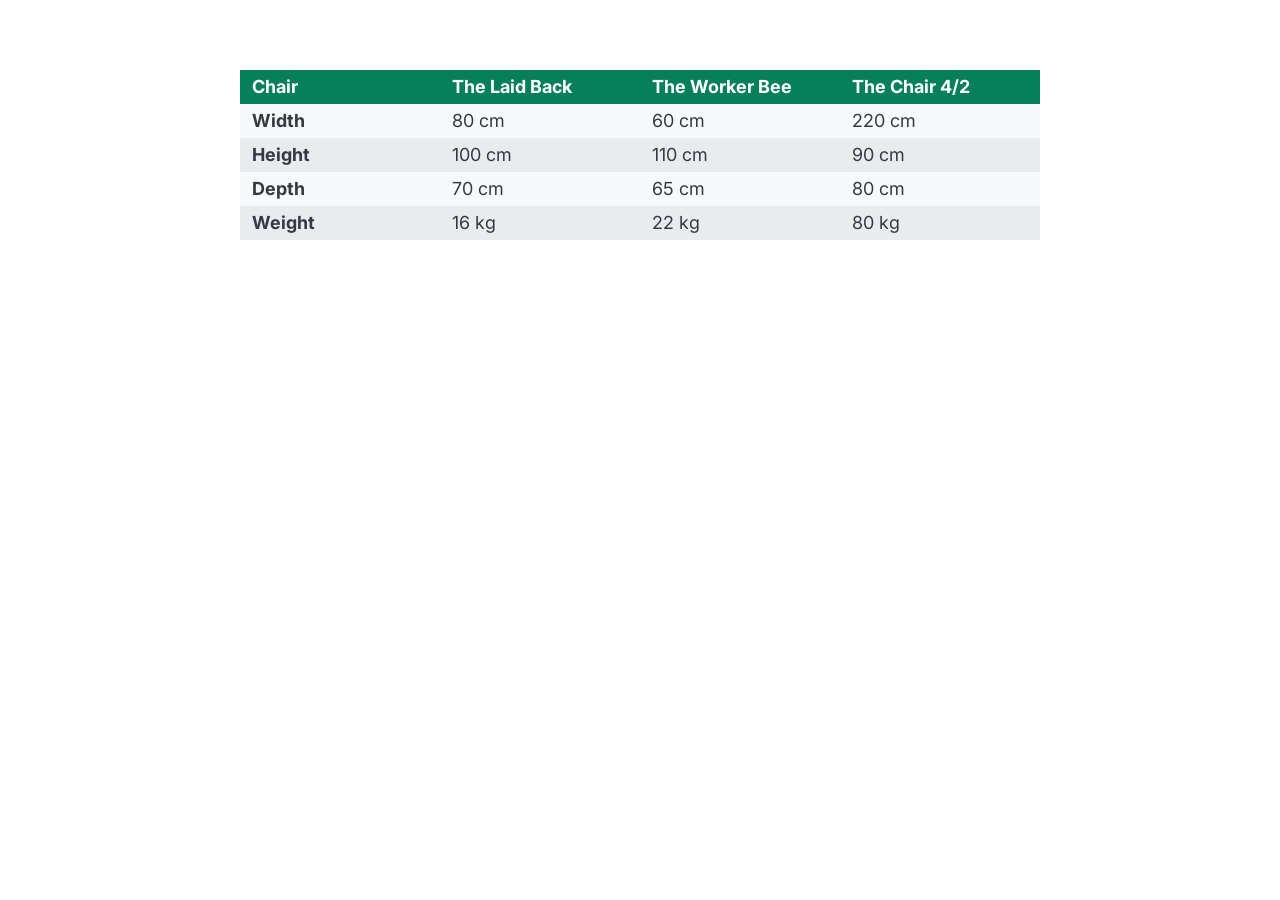
<file: 06-Components/03-table.html>
<!doctype html>
<html lang="en">
  <head>
    <meta charset="UTF-8" />
    <meta name="viewport" content="width=device-width, initial-scale=1.0" />
    <link rel="preconnect" href="https://fonts.googleapis.com" />
    <link rel="preconnect" href="https://fonts.gstatic.com" crossorigin />
    <link
      href="https://fonts.googleapis.com/css2?family=Inter:ital,opsz,wght@0,14..32,100..900;1,14..32,100..900&display=swap"
      rel="stylesheet"
    />
    <title>Accordion Component</title>

    <style>
      /*
      SPACING SYSTEM (px)
      2 / 4 / 8 / 12 / 16 / 24 / 32 / 48 / 64 / 80 / 96 / 128

      FONT SIZE SYSTEM (px)
      10 / 12 / 14 / 16 / 18 / 20 / 24 / 30 / 36 / 44 / 52 / 62 / 74 / 86 / 98
      */

      /* 
      MAIN COLOR: #087f5b
      GREY COLOR: #343a40
      */

      * {
        margin: 0;
        padding: 0;
        box-sizing: border-box;
      }

      body {
        font-family: "Inter", sans-serif;
        color: #343a40;
        line-height: 1;
        display: flex;
        justify-content: center;
      }

      table {
        width: 800px;
        margin-top: 70px;
        font-size: 18px;
        /* background-color: bisque; */
        padding: 4px;
        /* border: 2px solid #343a40; */
        border-collapse: collapse;
      }

      th,
      td {
        /* border: 1px solid #343a40; */
        padding: 8px 12px;
        text-align: left;
      }

      thead th {
        background-color: #087f5b;
        color: #fff;
        width: 25%;
      }

      tbody tr:nth-child(odd) {
        background-color: #f8f9fa;
      }

      tbody tr:nth-child(even) {
        background-color: #e9ecef;
      }
    </style>
  </head>
  <body>
    <table>
      <thead>
        <tr>
          <th>Chair</th>
          <th>The Laid Back</th>
          <th>The Worker Bee</th>
          <th>The Chair 4/2</th>
        </tr>
      </thead>

      <tbody>
        <tr>
          <th>Width</th>
          <td>80 cm</td>
          <td>60 cm</td>
          <td>220 cm</td>
        </tr>
        <tr>
          <th>Height</th>
          <td>100 cm</td>
          <td>110 cm</td>
          <td>90 cm</td>
        </tr>
        <tr>
          <th>Depth</th>
          <td>70 cm</td>
          <td>65 cm</td>
          <td>80 cm</td>
        </tr>
        <tr>
          <th>Weight</th>
          <td>16 kg</td>
          <td>22 kg</td>
          <td>80 kg</td>
        </tr>
      </tbody>
    </table>
  </body>
</html>
</file>
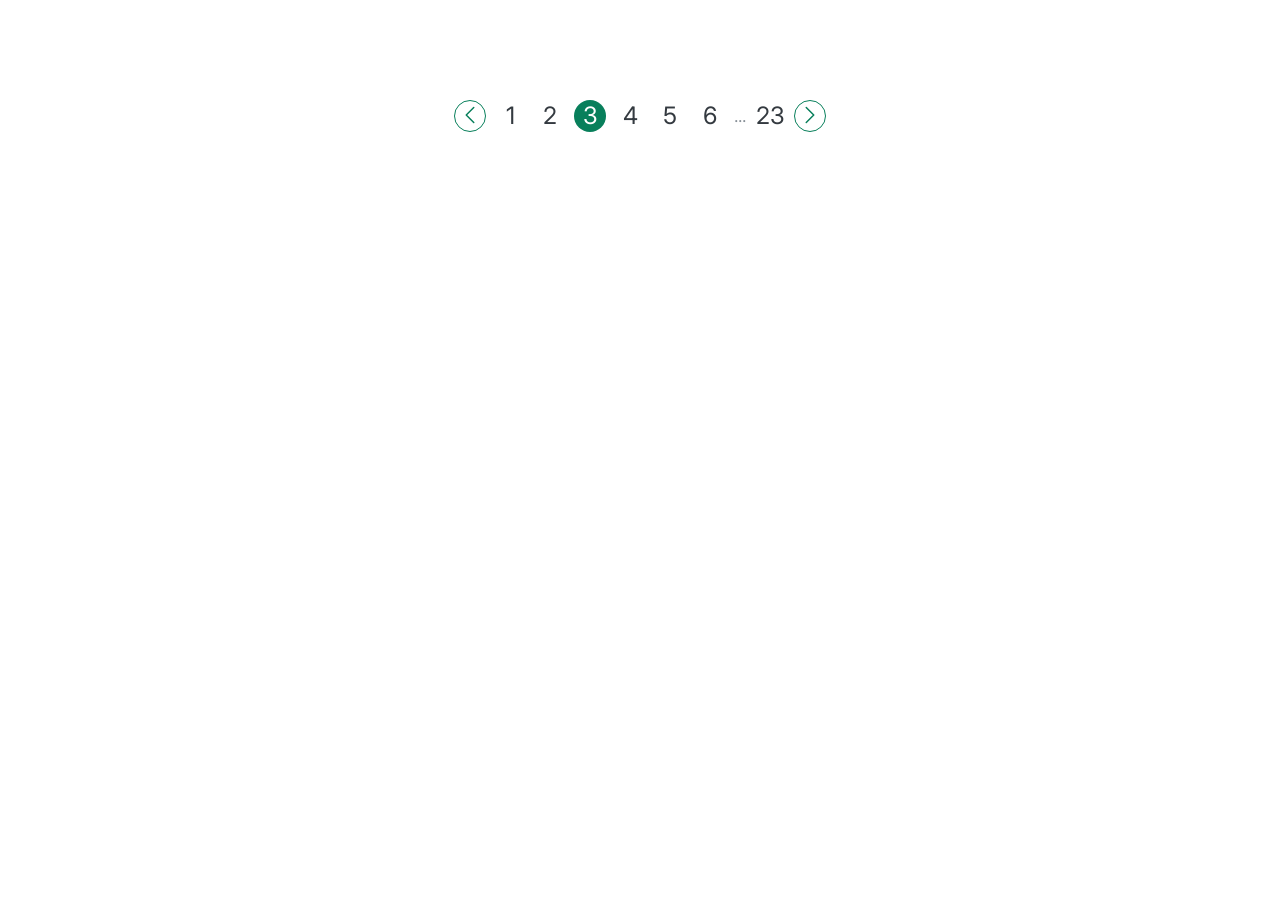
<file: 06-Components/04-pagination.html>
<!doctype html>
<html lang="en">
  <head>
    <meta charset="UTF-8" />
    <meta name="viewport" content="width=device-width, initial-scale=1.0" />
    <link rel="preconnect" href="https://fonts.googleapis.com" />
    <link rel="preconnect" href="https://fonts.gstatic.com" crossorigin />
    <link
      href="https://fonts.googleapis.com/css2?family=Inter:ital,opsz,wght@0,14..32,100..900;1,14..32,100..900&display=swap"
      rel="stylesheet"
    />
    <title>Pagination</title>

    <style>
      /*
      SPACING SYSTEM (px)
      2 / 4 / 8 / 12 / 16 / 24 / 32 / 48 / 64 / 80 / 96 / 128

      FONT SIZE SYSTEM (px)
      10 / 12 / 14 / 16 / 18 / 20 / 24 / 30 / 36 / 44 / 52 / 62 / 74 / 86 / 98
      */

      /* 
      MAIN COLOR: #087f5b
      GREY COLOR: #343a40
      */

      * {
        margin: 0;
        padding: 0;
        box-sizing: border-box;
      }

      body {
        margin-top: 50px;
        font-family: "Inter", sans-serif;
        color: #343a40;
        line-height: 1;
        display: flex;
        justify-content: center;
      }

      .pagination {
        margin-top: 50px;
        display: flex;
        align-items: center;
        gap: 8px;
      }

      .btn {
        border: 1px solid #087f5b;
        height: 32px;
        width: 32px;
        border-radius: 50%;
        background: none;
        cursor: pointer;
      }

      .btn-icon {
        height: 24px;
        width: 24px;
        stroke: #087f5b;
      }

      .btn:hover {
        background-color: #087f5b;
      }

      .btn:hover .btn-icon,
      .btn:active {
        stroke: #fff;
      }

      .page-link:link,
      .page-link:visited {
        font-size: 24px;
        color: #343a40;
        text-decoration: none;

        border-radius: 50%;
        height: 32px;
        width: 32px;
        display: flex;
        justify-content: center;
        align-items: center;
      }

      .page-link:hover,
      .page-link:active,
      .page-link.page-link--current {
        background-color: #087f5b;
        color: #fff;
      }

      .dots {
        color: #868e96;
      }

      .dots:hover,
      .dots:active {
        background-color: #087f5b;
        color: #868e96;
      }
    </style>
  </head>
  <body>
    <div class="pagination">
      <button class="btn">
        <svg
          xmlns="http://www.w3.org/2000/svg"
          fill="none"
          viewBox="0 0 24 24"
          stroke-width="1.5"
          stroke="currentColor"
          class="btn-icon"
        >
          <path
            stroke-linecap="round"
            stroke-linejoin="round"
            d="M15.75 19.5 8.25 12l7.5-7.5"
          />
        </svg>
      </button>
      <a href="#" class="page-link">1</a>
      <a href="#" class="page-link">2</a>
      <a href="#" class="page-link page-link--current">3</a>
      <a href="#" class="page-link">4</a>
      <a href="#" class="page-link">5</a>
      <a href="#" class="page-link">6</a>
      <span class="dots">...</span>
      <a href="#" class="page-link">23</a>
      <button class="btn">
        <svg
          xmlns="http://www.w3.org/2000/svg"
          fill="none"
          viewBox="0 0 24 24"
          stroke-width="1.5"
          stroke="currentColor"
          class="btn-icon"
        >
          <path
            stroke-linecap="round"
            stroke-linejoin="round"
            d="m8.25 4.5 7.5 7.5-7.5 7.5"
          />
        </svg>
      </button>
    </div>
  </body>
</html>
</file>
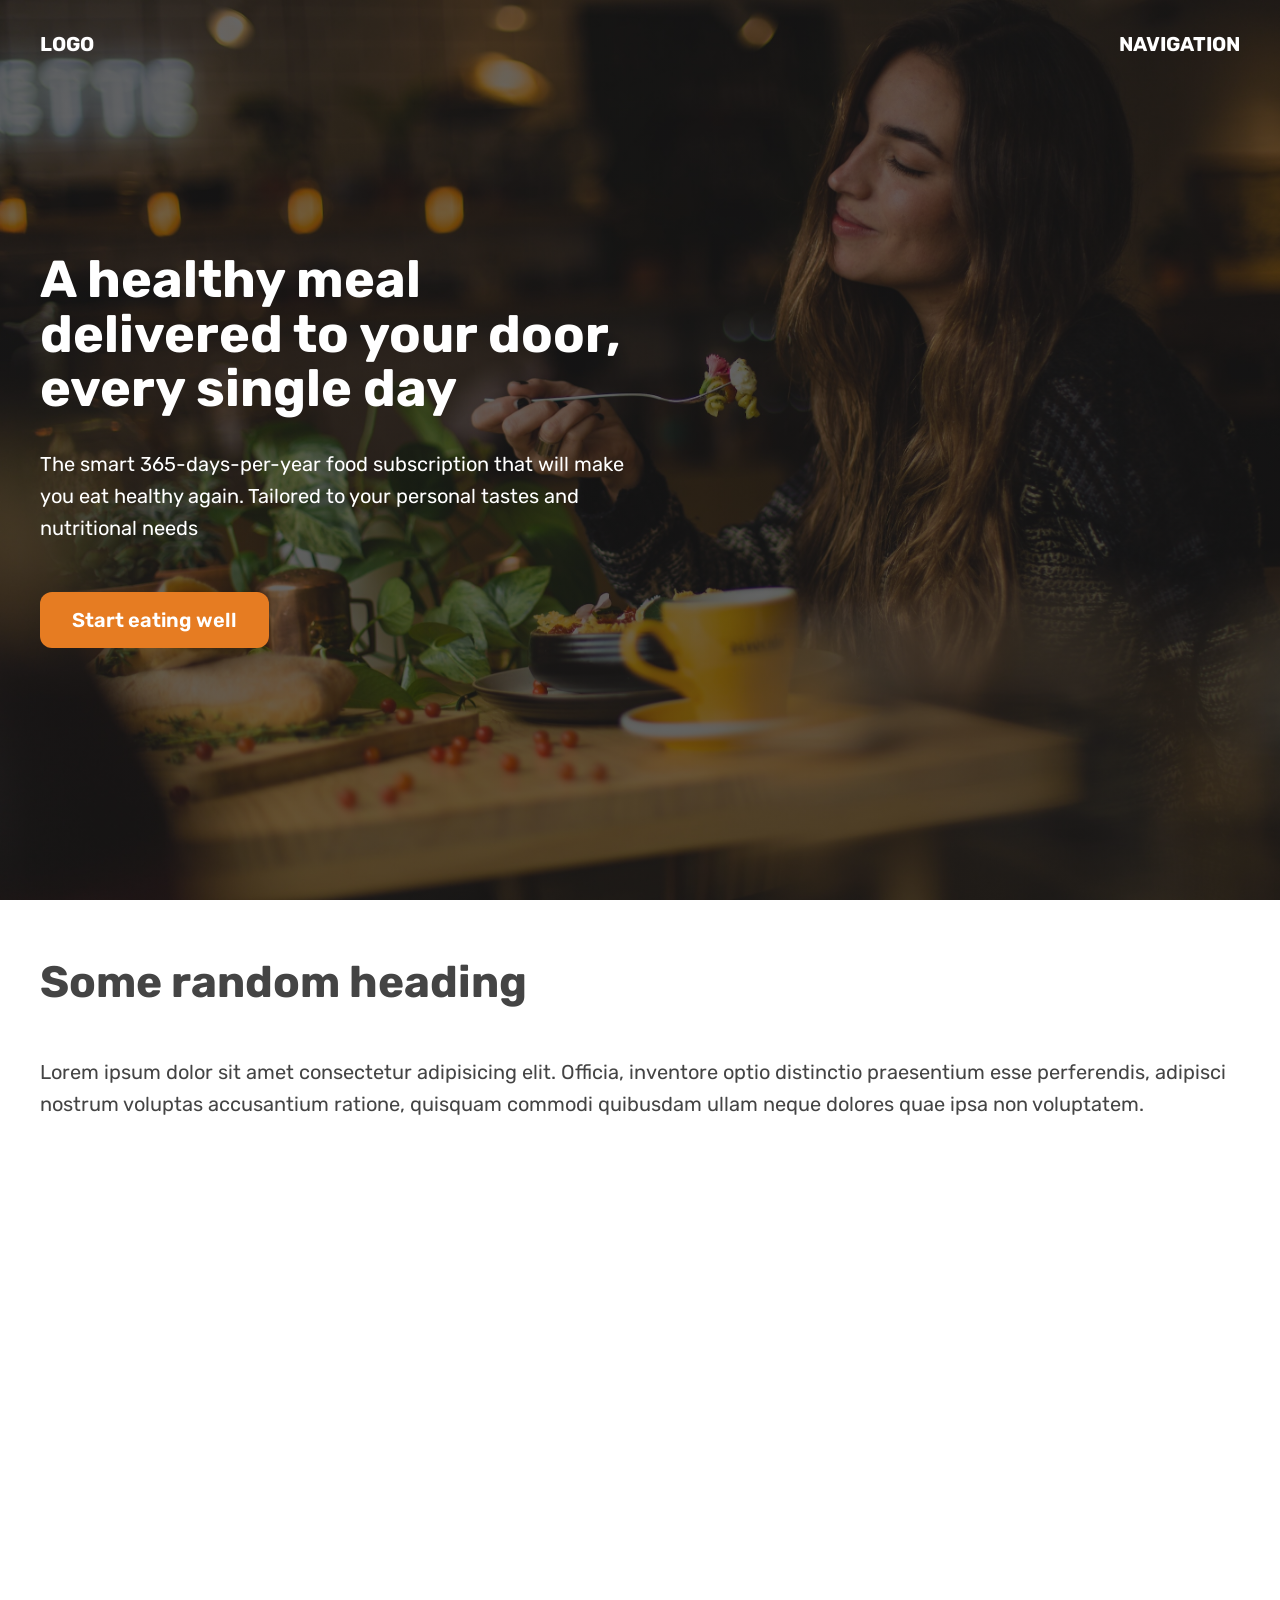
<file: 06-Components/05-hero.html>
<!doctype html>
<html lang="en">
  <head>
    <meta charset="UTF-8" />
    <meta name="viewport" content="width=device-width, initial-scale=1.0" />
    <title>Omifood Hero Section</title>

    <link rel="preconnect" href="https://fonts.googleapis.com" />
    <link rel="preconnect" href="https://fonts.gstatic.com" crossorigin />
    <link
      href="https://fonts.googleapis.com/css2?family=Rubik:ital,wght@0,300..900;1,300..900&display=swap"
      rel="stylesheet"
    />
    <style>
      * {
        margin: 0;
        padding: 0;
        box-sizing: border-box;
      }
      html {
        font-family: "Rubik", sans-serif;
        color: #444;
      }

      .container {
        margin: 0 auto;
        width: 1200px;
      }

      header {
        /* background-color: orangered; */
        height: 100vh;
        position: relative;

        background-image:
          linear-gradient(rgba(16, 16, 16, 0.6), rgba(16, 16, 16, 0.6)),
          url(hero.jpg);
        background-size: cover;
        color: #fff;
      }

      nav {
        font-size: 20px;
        font-weight: 700;
        display: flex;
        justify-content: space-between;
        padding-top: 32px;
        /* background-color: green; */
      }

      .header-container {
        width: 1200px;
        position: absolute;

        /* In relation to the PARENT size */
        left: 50%;
        top: 50%;

        /* In relation to the ELEMENT size */
        transform: translate(-50%, -50%);

        /* text-align: center; */
        /* background-color: orange; */
      }

      .header-container-inner {
        width: 50%;
        /* background-color: goldenrod; */
      }

      h1 {
        font-size: 52px;
        margin-bottom: 32px;
        line-height: 1.05;
      }

      p {
        font-size: 20px;
        line-height: 1.6;
        margin-bottom: 48px;
      }

      .btn:link,
      .btn:visited {
        font-size: 20px;
        font-weight: 600;
        background-color: #e67c22;
        color: #fff;
        text-decoration: none;
        display: inline-block;
        padding: 16px 32px;
        border-radius: 12px;
      }

      h2 {
        font-size: 44px;
        margin-bottom: 48px;
      }

      section {
        padding: 900px 0;
        /* background-color: #f7f7f7; */
        color: #444;
      }
    </style>
  </head>
  <body>
    <header>
      <nav class="container">
        <div>LOGO</div>
        <div>NAVIGATION</div>
      </nav>
      <div class="header-container">
        <div class="header-container-inner">
          <h1>A healthy meal delivered to your door, every single day</h1>
          <p>
            The smart 365-days-per-year food subscription that will make you eat
            healthy again. Tailored to your personal tastes and nutritional
            needs
          </p>
          <a href="#" class="btn">Start eating well</a>
        </div>
      </div>
      <section>
        <div class="container">
          <h2>Some random heading</h2>
          <p>
            Lorem ipsum dolor sit amet consectetur adipisicing elit. Officia,
            inventore optio distinctio praesentium esse perferendis, adipisci
            nostrum voluptas accusantium ratione, quisquam commodi quibusdam
            ullam neque dolores quae ipsa non voluptatem.
          </p>
        </div>
      </section>
    </header>
  </body>
</html>
</file>
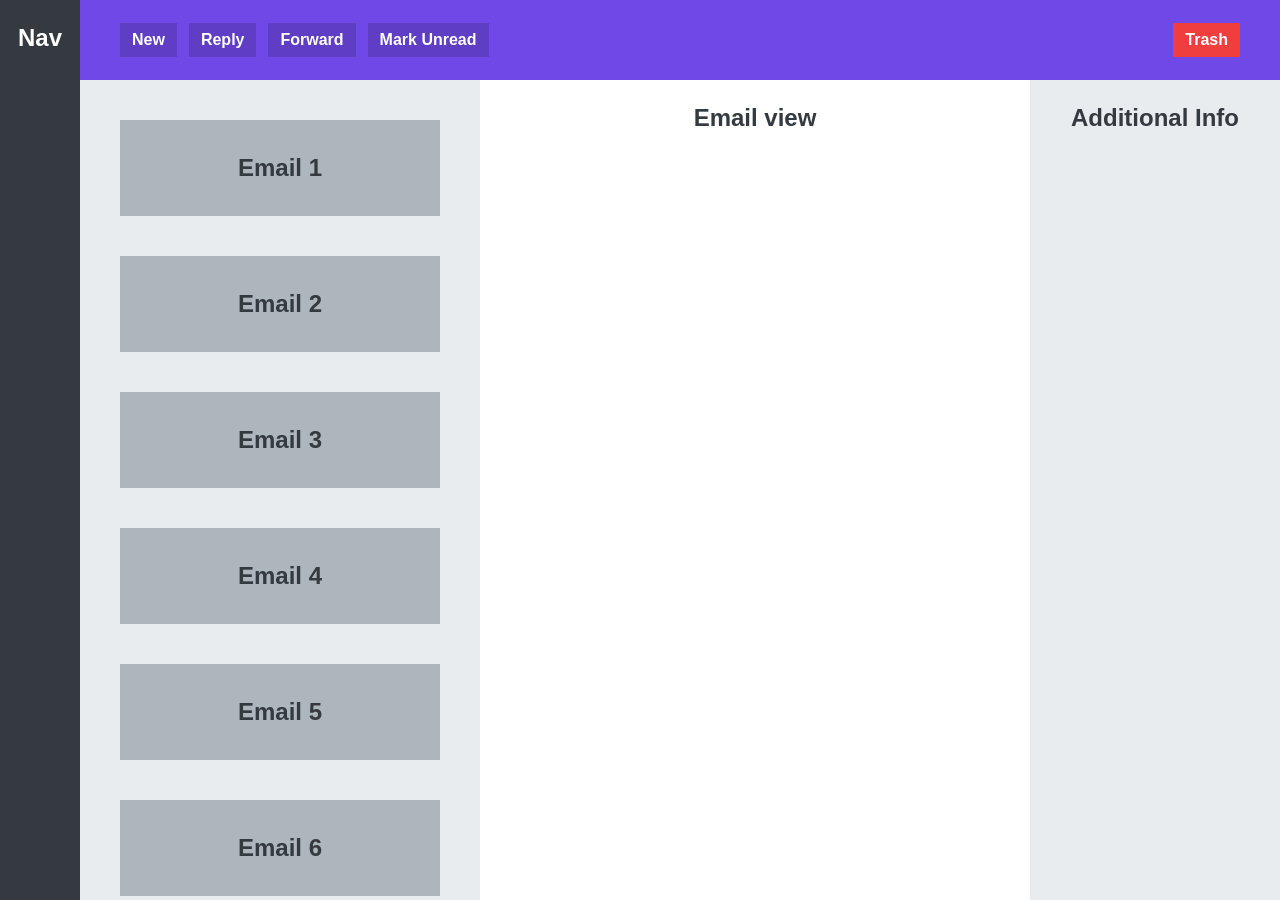
<file: 06-Components/06-app-layout.html>
<!doctype html>
<html lang="en">
  <head>
    <meta charset="UTF-8" />
    <meta name="viewport" content="width=device-width, initial-scale=1.0" />
    <title>App Layout</title>
    <style>
      * {
        margin: 0;
        padding: 0;
        box-sizing: border-box;
      }

      body {
        font-family: sans-serif;
        color: #343a40;
        font-size: 24px;
        height: 100vh;
        text-align: center;
        font-weight: bold;

        display: grid;
        grid-template-columns: 80px 400px 1fr 250px;
        grid-template-rows: 80px 1fr;
      }

      nav,
      section,
      aside,
      main {
        padding-top: 24px;
      }

      nav {
        background-color: #343a40;
        color: #fff;
        grid-row: 1 / -1;
      }

      menu {
        background-color: #7048e8;
        color: #fff;
        grid-column: 2 / -1;
        display: flex;
        align-items: center;
        gap: 12px;
        padding: 0 40px;
      }

      button {
        display: inline-block;
        font-size: 16px;
        font-weight: bold;
        background-color: #5f3dc4;
        color: #fff;
        border: none;
        padding: 8px 12px;
        cursor: pointer;
      }

      button:last-child {
        background-color: #f03e3e;
        margin-left: auto;
      }

      section {
        background-color: #e9ecef;
        padding: 40px;

        overflow: scroll;

        display: flex;
        flex-direction: column;
        gap: 40px;
      }

      .email {
        background-color: #adb5bd;
        height: 96px;

        /* How elements that don't fit into container appear */
        flex-shrink: 0;

        display: flex;
        align-items: center;
        justify-content: center;
      }

      aside {
        background-color: #e9ecef;
      }
    </style>
  </head>
  <body>
    <nav>Nav</nav>
    <menu>
      <button>New</button>
      <button>Reply</button>
      <button>Forward</button>
      <button>Mark Unread</button>
      <button>Trash</button>
    </menu>
    <section>
      <div class="email">Email 1</div>
      <div class="email">Email 2</div>
      <div class="email">Email 3</div>
      <div class="email">Email 4</div>
      <div class="email">Email 5</div>
      <div class="email">Email 6</div>
      <div class="email">Email 7</div>
      <div class="email">Email 8</div>
      <div class="email">Email 9</div>
      <div class="email">Email 10</div>
      <div class="email">Email 11</div>
    </section>
    <main>Email view</main>
    <aside>Additional Info</aside>
  </body>
</html>
</file>
<file: 02-HTML-Fundamentals/style.css>
* {
  margin: 0;
  padding: 0;
  box-sizing: border-box;
}

body {
  color: #444;
  font-family: sans-serif;
  position: relative;
}

.main-header {
  background-color: #f7f7f7;
  padding: 20px 40px;
  margin-bottom: 30px;
  height: auto;
}

.post-header {
  margin-bottom: 20px;
}

.container {
  width: 1200px;
  /* margin-left: auto;
  margin-right: auto; */
  margin: 0 auto;
}

aside {
  background-color: #f7f7f7;
  border-top: 5px solid #1098ad;
  border-bottom: 5px solid #1098ad;
  padding: 20px 40px;
  position: relative;
}

button {
  font-size: 18px;
  padding: 8px;
  cursor: pointer;

  position: absolute;
  bottom: 15px;
  right: 15px;
}

h1,
h2,
h3 {
  color: #1098ad;
}

h1 {
  font-size: 26px;
  text-transform: uppercase;
  font-style: italic;
}

h2 {
  font-size: 40px;
  margin-bottom: 20px;
}

h3 {
  font-size: 30px;
}

h4 {
  font-size: 22px;
  text-transform: uppercase;
  text-align: center;
  margin-bottom: 15px;
}

ul,
ol {
  margin-left: 50px;
  margin-bottom: 20px;
}

li {
  font-size: 20px;
  margin-bottom: 10px;
}

li:last-child {
  margin-bottom: 0;
}

p {
  font-size: 22px;
  line-height: 1.5;
}

/* footer p {
  font-size: 16px;
} */

/* article header p {
  font-style: italic;
  color: green;
} */

#author {
  font-style: italic;
  font-size: 18px;
}

#copyright {
  font-size: 16px;
  background-color: #f2f2f2;
}

.related-author {
  font-size: 18px;
  font-weight: bold;
}

.remove-bullet {
  list-style: none;
  margin-left: 0;
}

/* .first-li {
  font-weight: bold;
} */

/* li:first-child {
  font-weight: bold;
}

li:last-child {
  font-style: italic;
}

li:nth-child(2) {
  color: rebeccapurple;
}

li:nth-child(odd) {
  color: rgb(185, 87, 22);
} */

/* Styling links */
a:link {
  color: #1098ad;
  text-decoration: none;
}

a:visited {
  /* color: #777; */
  color: #1098ad;
}

a:hover {
  color: orangered;
  font-weight: bold;
  text-decoration: underline dotted orangered;
}

a:active {
  background-color: black;
  font-style: italic;
}

/* Resolving conflict */
#copyright {
  color: red;
}

.copyright {
  color: blue;
}

.text {
  color: yellow;
}

footer p {
  color: green;
}

.post-image {
  width: 100%;
}

nav a:link {
  margin-right: 10px;
  margin-left: 10px;
  display: inline-block;
}

/* a.grid-link:last-child {
  margin-right: 0;
}
a.grid-link:first-child {
  margin-left: 0;
} */

nav a:link:last-child {
  margin-right: 0;
}

nav a:link:first-child {
  margin-left: 0;
}

header h1::first-letter {
  font-style: normal;
  padding: 5px;
}

/* Pseudo Element */
article header h3 {
  position: relative;
}

article header h3::after {
  content: "TOP";
  background-color: #ffe70c;
  color: #444;
  font-size: 10px;
  font-weight: bold;
  display: inline-block;
  padding: 5px 10px;
  position: absolute;
  top: 0px;
  right: 0px;
}

/* FLOATS 
.author-img {
  float: left;
  margin-bottom: 10px;
}

.author {
  float: left;
  margin-left: 20px;
  margin-top: 10px;
}

h1 {
  float: left;
}

nav {
  float: right;
}

.clear {
  clear: both;
}

.clearfix::after {
  clear: both;
  content: "";
  display: block;
}
article {
  width: 850px;
  float: left;
}

aside {
  width: 300px;
  float: right;
}

footer {
  clear: both;
}
*/

/* FLEX BOX */
.main-header {
  display: flex;
  align-items: center;
  justify-content: space-between;
}

.author-box {
  display: flex;
  align-items: center;
  margin-bottom: 15px;
}

.author {
  margin-left: 15px;
}

.related-post {
  display: flex;
  align-items: center;
  gap: 20px;
  margin-bottom: 20px;
}

.related-author {
  font-size: 14px;
  font-weight: normal;
  font-style: italic;
}

.related-link:link {
  font-size: 17px;
  font-weight: bold;
  font-style: normal;
  margin-bottom: 5px;
  display: block;
}

/* FLEXBOX LAYOUT */
/* .row {
  display: flex;
  align-items: flex-start;
  margin-bottom: 30px;
  gap: 50px;
}

article {

  DEFAULTS 
  flex-grow: 0;
  flex-shrink: 1;
  flex-basis: auto; 


  flex: 0 0 850px;
  margin-bottom: 0;
}

aside {
  flex: 0 0 300px;
} */

/* CSS GRID LAYOUT */
.container {
  display: grid;
  grid-template-columns: 1fr 300px;
  column-gap: 50px;
  row-gap: 20px;
  align-items: start;
}

.main-header {
  grid-column: 1 / -1;
}

article {
}

aside {
}

footer {
  grid-column: 1 / -1;
}
</file>
<file: 05-Design/style.css>
/*
SPACING SYSTEM (px)
2 / 4 / 8 / 12 / 16 / 24 / 32 / 48 / 64 / 80 / 96 / 128

FONT SIZE SYSTEM (px)
10 / 12 / 14 / 16 / 18 / 20 / 24 / 30 / 36 / 44 / 52 / 62 / 74 / 86 / 98
*/

/* 
MAIN COLOR: #087f5b
GREY COLOR: #343a40
 */

* {
  margin: 0;
  padding: 0;
  box-sizing: border-box;
}

/* ------------------------ */
/* GENERAL STYLES */
/* ------------------------ */
body {
  font-family: "Inter", sans-serif;
  color: #343a40;
  border-bottom: #087f5b 8px solid;
}

.container {
  width: 960px;
  margin: 0 auto;
}

header,
section {
  margin-bottom: 80px;
}

h2 {
  margin-bottom: 48px;
  font-size: 32px;
}

.grid-3-cols {
  display: grid;
  grid-template-columns: repeat(3, 1fr);
  column-gap: 80px;
}

/* ------------------------ */
/* COMPONENT STYLES */
/* ------------------------ */

/* HEADER */
header {
  display: grid;
  grid-template-columns: repeat(2, 1fr);
  column-gap: 80px;
  margin-top: 64px;
}

.header-text-box {
  align-self: center;
  font-size: 18px;
  line-height: 1.5;
}

h1 {
  margin-bottom: 32px;
  font-size: 44px;
  line-height: 1.1;
  letter-spacing: -0.5px;
}

.header-text {
  margin-bottom: 24px;
}

img {
  width: 100%;
  border-radius: 12px;
}

/* FEATURES */
.features-icon {
  stroke: #087f5b;
  width: 32px;
  height: 32px;
  margin-bottom: 24px;
}

.features-title {
  margin-bottom: 16px;
}

.features-text {
}

/* TESTIMONIAL */
.testimonial-section {
  background-color: #087f5b;
  color: #fff;
  padding: 24px;
  border-radius: 12px;
}

.testimonial-box {
  grid-column: 2 / -1;
  align-self: center;
}

.testimonial-box h2 {
  margin-bottom: 24px;
  font-size: 24px;
}

.testimonial-text {
  font-style: italic;
  margin-bottom: 24px;
  font-size: 18px;
  line-height: 1.5;
  color: #ebfbee;
}

.testimonial-author {
  color: #b2f2bb;
}

/* CHAIRS */
.chair-box {
  padding: 32px;
}

.chair {
  box-shadow: 0 10px 20px 0 hsla(0, 0%, 0%, 0.307);
  border-radius: 12px;
}

.chair img {
  border-bottom-left-radius: 0;
  border-bottom-right-radius: 0;
}

h3 {
  margin-bottom: 24px;
  font-size: 20px;
}

.chair-details {
  list-style: none;
  margin-bottom: 48px;
}

.chair-details li {
  display: flex;
  align-items: center;
  gap: 12px;
  margin-bottom: 16px;
}

.chair-details li:last-child {
  margin-bottom: 0;
}

.chair-icon {
  stroke: #087f5b;
  width: 24px;
  height: 24px;
}

.chair-price {
  display: flex;
  justify-content: space-between;
  font-size: 20px;
  align-items: center;
}

footer {
  margin-bottom: 48px;
  font-size: 14px;
  color: #495057;
}

.btn:link,
.btn:visited {
  background-color: #087f5b;
  color: #fff;
  text-decoration: none;
  font-weight: 500;
  text-transform: uppercase;
  display: inline-block;
  border-radius: 100px;
}

.btn:hover,
.btn:active {
  background-color: #12b886;
  border-radius: 100px;
}

.btn--small {
  font-size: 14px;
  padding: 8px 12px;
}

.btn--big {
  font-size: 18px;
  padding: 12px 24px;
}
</file>
<file: 02-HTML-Fundamentals/shopping.css>
* {
  margin: 0;
  padding: 0;
  font-size: 14px;
  box-sizing: border-box;
}

body {
  font-family: sans-serif;
  font-size: 10px;
  line-height: 1.4;
}

.product {
  border: 3px solid black;
  width: 700px;
  margin: 30px auto;
  position: relative;
}

.text-title {
  background-color: #f7f7f7f7;
  text-align: center;
  text-transform: uppercase;
  font-size: 16px;
  padding: 10px 0;
  margin-bottom: 5px;
}

.price {
  font-weight: bolder;
  font-size: 22px;
}

a:link {
  color: black;
  margin-bottom: 5px;
  display: inline-block;
}

a:hover {
  text-decoration: none;
}

.shipping {
  text-transform: uppercase;
  font-size: 10px;
}

.sale {
  background-color: #ec2f2f;
  color: #fff;
  font-size: 12px;
  text-transform: uppercase;
  font-weight: bold;
  padding: 7px 15px;
  display: inline-block;
  position: absolute;
  top: -20px;
  left: -40px;
  letter-spacing: 2px;
}

.product-colors {
  display: flex;
  margin-bottom: 15px;
}

.color {
  background-color: black;
  height: 20px;
  width: 20px;
  margin-left: 5px;
  margin-top: 10px;
}

.color-blue {
  background-color: blue;
}

.color-red {
  background-color: red;
}

.color-yellow {
  background-color: yellow;
}

.color-green {
  background-color: green;
}

.color-brown {
  background-color: brown;
}

.cart {
  background-color: black;
  color: white;
  text-transform: uppercase;
  cursor: pointer;
  padding: 15px;
  width: 100%;
}

.cart:hover {
  background-color: white;
  color: black;
  border: 0px;
  border-top: 3px solid black;
}

#product {
  text-transform: uppercase;
  padding-top: 10px;
}

.details-list {
  list-style: square;
  padding-left: 20px;
}

li {
  margin-bottom: 5px;
}

p {
  margin: 5px;
}

.shipping {
  font-size: 12px;
}

.image {
  width: 200px;
}

/* FLEXBOX LAYOUT */
/* .product-info {
  margin-right: 20px;
  flex: 1;
}

.product-details {
  margin-top: 5px;
  flex: 1;
}

.stop-float {
  clear: both;
  font-size: 14px;
  margin-top: 15px;
  display: inline-block;
}

.product-price {
  display: flex;
  justify-content: space-between;
  align-items: center;
  margin-bottom: 20px;
}

.container {
  display: flex;
  align-items: flex-start;
  gap: 20px;
} */

/* CSS GRID LAYOUT */
article {
  display: grid;
  grid-template-columns:
    200px
    230px 1fr;
  column-gap: 20px;
}

.text-title {
  grid-column: 1 / -1;
}

.cart {
  grid-column: 1 / -1;
}

.product-price {
  display: flex;
  justify-content: space-between;
  align-items: center;
  margin-bottom: 20px;
}
</file>
